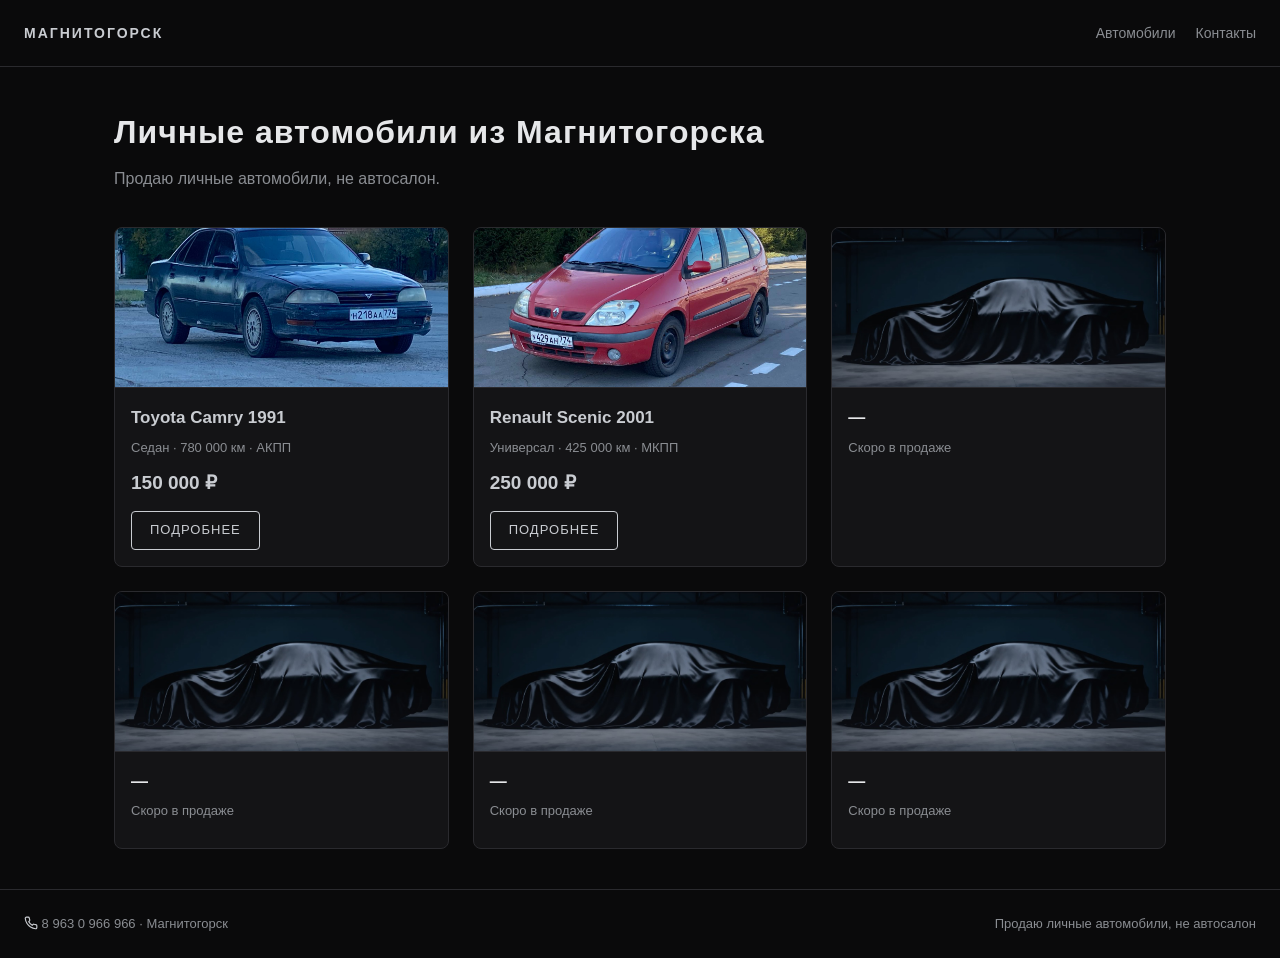
<file: index.html>
<!DOCTYPE html>
<html lang="ru">
<head>
<meta charset="utf-8">
<meta name="viewport" content="width=device-width, initial-scale=1">
<title>Личные автомобили из Магнитогорска — edohod.ru</title>
<meta name="description" content="Частная продажа личных автомобилей в Магнитогорске: Toyota Camry 1991 — 150 000 ₽ и Renault Scenic 2001 — 250 000 ₽. Не автосалон. Прямая связь с продавцом по телефону 8 963 0 966 966.">
<meta property="og:title" content="Личные автомобили из Магнитогорска">
<meta property="og:description" content="Частная продажа: Toyota Camry 1991 и Renault Scenic 2001. Не автосалон.">
<meta property="og:url" content="https://edohod.ru/">
<meta property="og:type" content="website">
<meta property="og:locale" content="ru_RU">
<script data-goatcounter="https://edohod.goatcounter.com/count"
        async src="//gc.zgo.at/count.js"></script>  
<link rel="stylesheet" href="/style.css">

</head>
<body>
<header><div class="logo"</span>МАГНИТОГОРСК</div>
<nav><a href="/">Автомобили</a><a href="/contacts.html">Контакты</a></nav></header>
<div class="wrap">
<h1>Личные автомобили из Магнитогорска</h1>
<p class="sub">Продаю личные автомобили, не автосалон.</p>
<div class="grid">
  <div class="card"><a href="/cars/toyota-camry-1991.html"><div class="ph"><img src="/img/camry/camry-23.jpg" alt="Toyota Camry 1991" style="width:100%;height:100%;object-fit:cover"></div>
    <div class="info"><h3>Toyota Camry 1991</h3><div class="meta">Седан · 780 000 км · АКПП</div><div class="price">150 000 ₽</div><span class="btn">Подробнее</span></div></a></div>
  <div class="card"><a href="/cars/renault-scenic-2001.html"><div class="ph"><img src="/img/scenic/scenic-7.jpg" alt="Renault Scenic 2001" style="width:100%;height:100%;object-fit:cover"></div>
    <div class="info"><h3>Renault Scenic 2001</h3><div class="meta">Универсал · 425 000 км · МКПП</div><div class="price">250 000 ₽</div><span class="btn">Подробнее</span></div></a></div>
  <div class="card"><div class="ph"><img src="/img/covered.jpg" alt="Автомобиль под чёрной накидкой — скоро в продаже" style="width:100%;height:100%;object-fit:cover"></div>
    <div class="info"><h3>—</h3><div class="meta">Скоро в продаже</div></div></div><div class="card"><div class="ph"><img src="/img/covered.jpg" alt="Автомобиль под чёрной накидкой — скоро в продаже" style="width:100%;height:100%;object-fit:cover"></div>
    <div class="info"><h3>—</h3><div class="meta">Скоро в продаже</div></div></div><div class="card"><div class="ph"><img src="/img/covered.jpg" alt="Автомобиль под чёрной накидкой — скоро в продаже" style="width:100%;height:100%;object-fit:cover"></div>
    <div class="info"><h3>—</h3><div class="meta">Скоро в продаже</div></div></div><div class="card"><div class="ph"><img src="/img/covered.jpg" alt="Автомобиль под чёрной накидкой — скоро в продаже" style="width:100%;height:100%;object-fit:cover"></div>
    <div class="info"><h3>—</h3><div class="meta">Скоро в продаже</div></div></div>
</div></div>

<footer>
  <div><svg width="14" height="14" viewBox="0 0 24 24" fill="none" stroke="#c9ccd1" stroke-width="2" style="vertical-align:-2px"><path d="M22 16.9v3a2 2 0 0 1-2.2 2 19.8 19.8 0 0 1-8.6-3 19.5 19.5 0 0 1-6-6 19.8 19.8 0 0 1-3-8.7A2 2 0 0 1 4.1 2h3a2 2 0 0 1 2 1.7c.1 1 .4 2 .7 2.8a2 2 0 0 1-.5 2.1L8.1 9.9a16 16 0 0 0 6 6l1.3-1.3a2 2 0 0 1 2.1-.4c.9.3 1.9.5 2.8.7a2 2 0 0 1 1.7 2z"/></svg> 8 963 0 966 966 · Магнитогорск</div>
  <div>Продаю личные автомобили, не автосалон</div>
</footer>

</body></html>
</file>
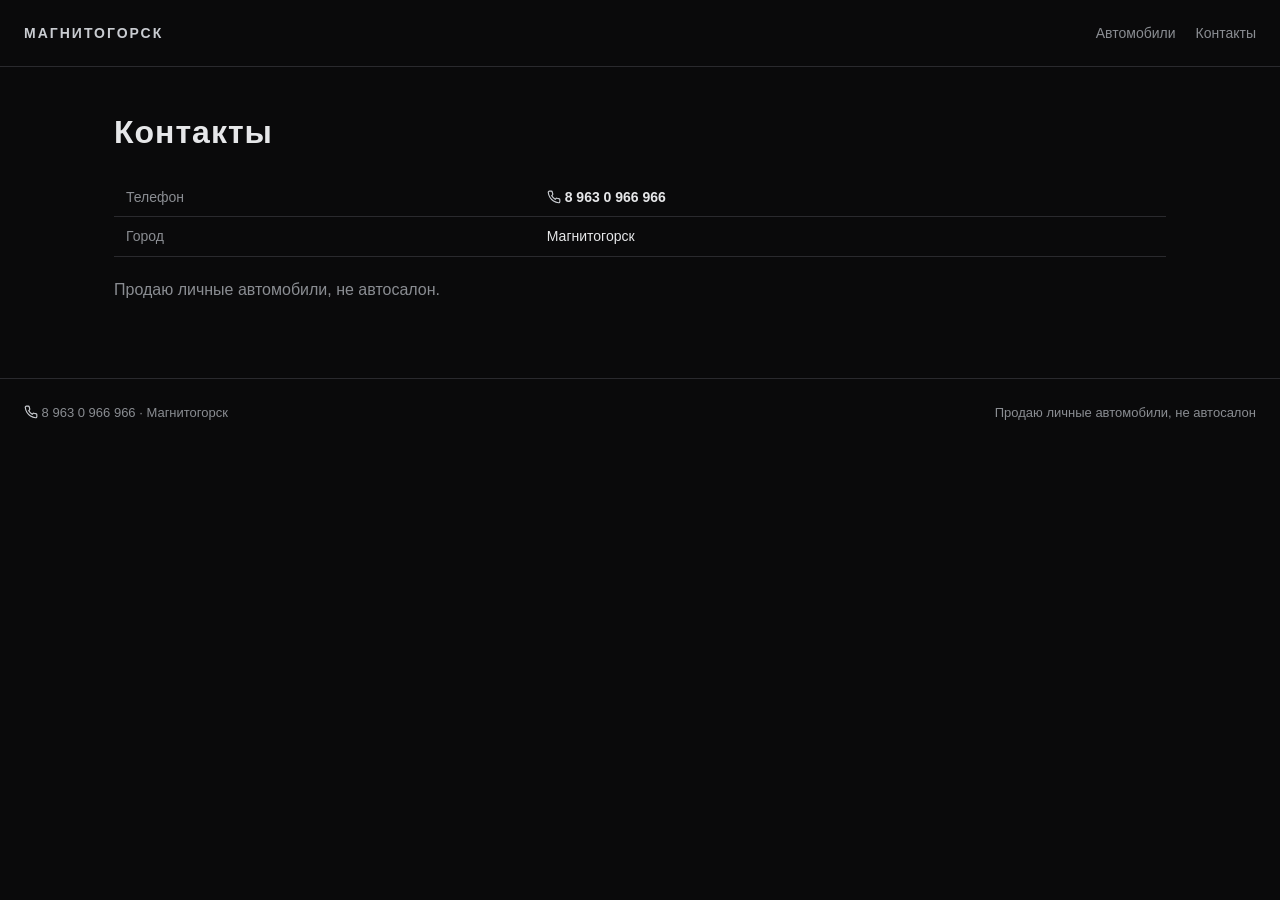
<file: contacts.html>
<!DOCTYPE html>
<html lang="ru">
<head>
<meta charset="utf-8">
<meta name="viewport" content="width=device-width, initial-scale=1">
<title>Контакты — edohod.ru</title>
<meta name="description" content="Контакты для связи по автомобилям из Магнитогорска. Телефон 8 963 0 966 966. Частная продажа личных автомобилей, не автосалон.">
<link rel="stylesheet" href="/style.css">

</head>
<body>
<header><div class="logo"</span>МАГНИТОГОРСК</div>
<nav><a href="/">Автомобили</a><a href="/contacts.html">Контакты</a></nav></header>
<div class="wrap">
<h1>Контакты</h1>
<table>
<tr><td>Телефон</td><td><b><svg width="14" height="14" viewBox="0 0 24 24" fill="none" stroke="#c9ccd1" stroke-width="2" style="vertical-align:-2px"><path d="M22 16.9v3a2 2 0 0 1-2.2 2 19.8 19.8 0 0 1-8.6-3 19.5 19.5 0 0 1-6-6 19.8 19.8 0 0 1-3-8.7A2 2 0 0 1 4.1 2h3a2 2 0 0 1 2 1.7c.1 1 .4 2 .7 2.8a2 2 0 0 1-.5 2.1L8.1 9.9a16 16 0 0 0 6 6l1.3-1.3a2 2 0 0 1 2.1-.4c.9.3 1.9.5 2.8.7a2 2 0 0 1 1.7 2z"/></svg> 8 963 0 966 966</b></td></tr>
<tr><td>Город</td><td>Магнитогорск</td></tr>
</table>
<p class="sub">Продаю личные автомобили, не автосалон.</p></div>

<footer>
  <div><svg width="14" height="14" viewBox="0 0 24 24" fill="none" stroke="#c9ccd1" stroke-width="2" style="vertical-align:-2px"><path d="M22 16.9v3a2 2 0 0 1-2.2 2 19.8 19.8 0 0 1-8.6-3 19.5 19.5 0 0 1-6-6 19.8 19.8 0 0 1-3-8.7A2 2 0 0 1 4.1 2h3a2 2 0 0 1 2 1.7c.1 1 .4 2 .7 2.8a2 2 0 0 1-.5 2.1L8.1 9.9a16 16 0 0 0 6 6l1.3-1.3a2 2 0 0 1 2.1-.4c.9.3 1.9.5 2.8.7a2 2 0 0 1 1.7 2z"/></svg> 8 963 0 966 966 · Магнитогорск</div>
  <div>Продаю личные автомобили, не автосалон</div>
</footer>

</body></html>
</file>
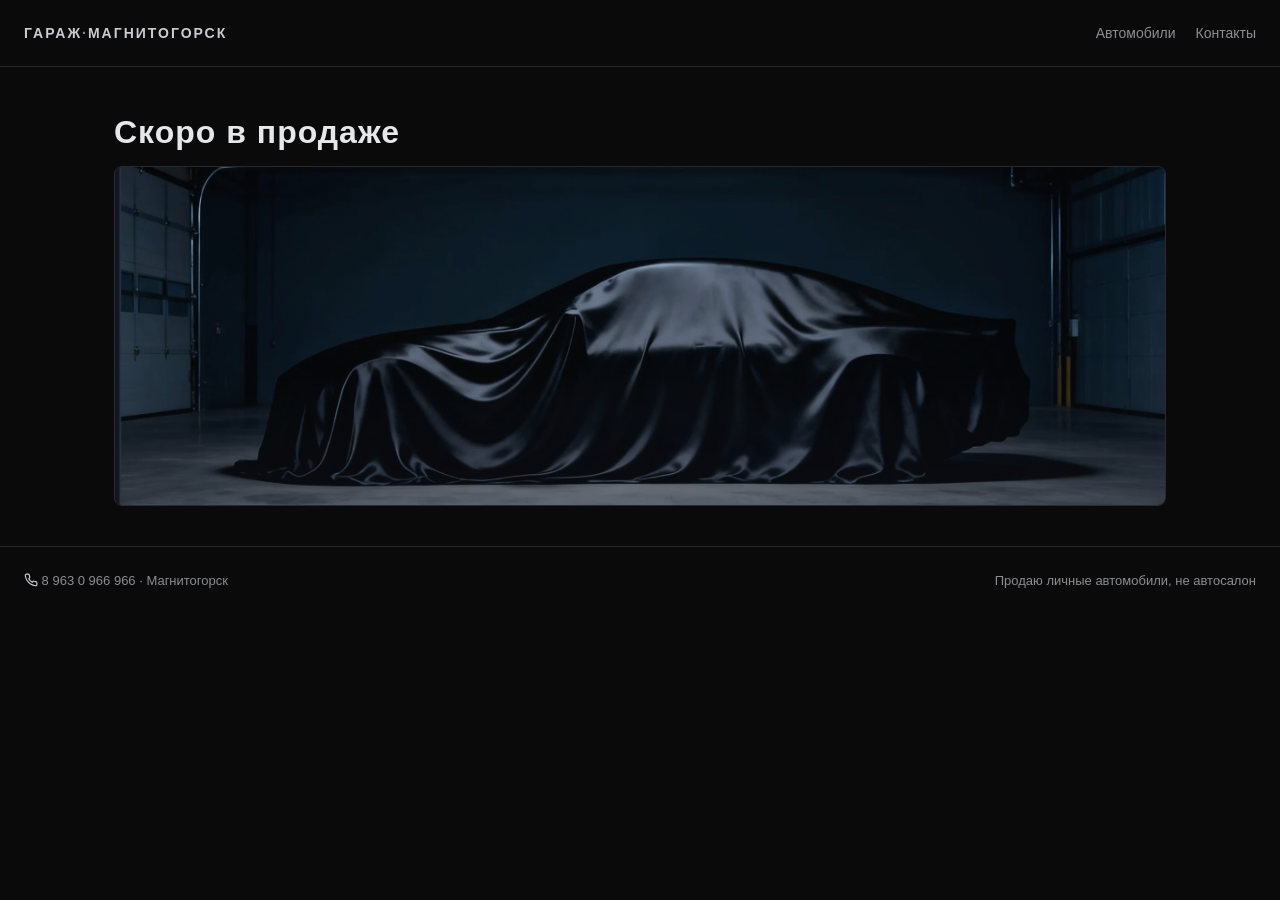
<file: soon.html>
<!DOCTYPE html>
<html lang="ru">
<head>
<meta charset="utf-8">
<meta name="viewport" content="width=device-width, initial-scale=1">
<title>Скоро — edohod.ru</title>
<meta name="description" content="Скоро в продаже новые автомобили из Магнитогорска. Следите за обновлениями.">
<link rel="stylesheet" href="/style.css">

</head>
<body>
<header><div class="logo">ГАРАЖ<span>·</span>МАГНИТОГОРСК</div>
<nav><a href="/">Автомобили</a><a href="/contacts.html">Контакты</a></nav></header>
<div class="wrap">
<h1>Скоро в продаже</h1>
<div class="soon-ph" style="padding:0;overflow:hidden"><img src="/img/covered.jpg" alt="Автомобиль под чёрной накидкой" style="width:100%;height:100%;object-fit:cover;opacity:.9"></div></div>

<footer>
  <div><svg width="14" height="14" viewBox="0 0 24 24" fill="none" stroke="#c9ccd1" stroke-width="2" style="vertical-align:-2px"><path d="M22 16.9v3a2 2 0 0 1-2.2 2 19.8 19.8 0 0 1-8.6-3 19.5 19.5 0 0 1-6-6 19.8 19.8 0 0 1-3-8.7A2 2 0 0 1 4.1 2h3a2 2 0 0 1 2 1.7c.1 1 .4 2 .7 2.8a2 2 0 0 1-.5 2.1L8.1 9.9a16 16 0 0 0 6 6l1.3-1.3a2 2 0 0 1 2.1-.4c.9.3 1.9.5 2.8.7a2 2 0 0 1 1.7 2z"/></svg> 8 963 0 966 966 · Магнитогорск</div>
  <div>Продаю личные автомобили, не автосалон</div>
</footer>

</body></html>
</file>
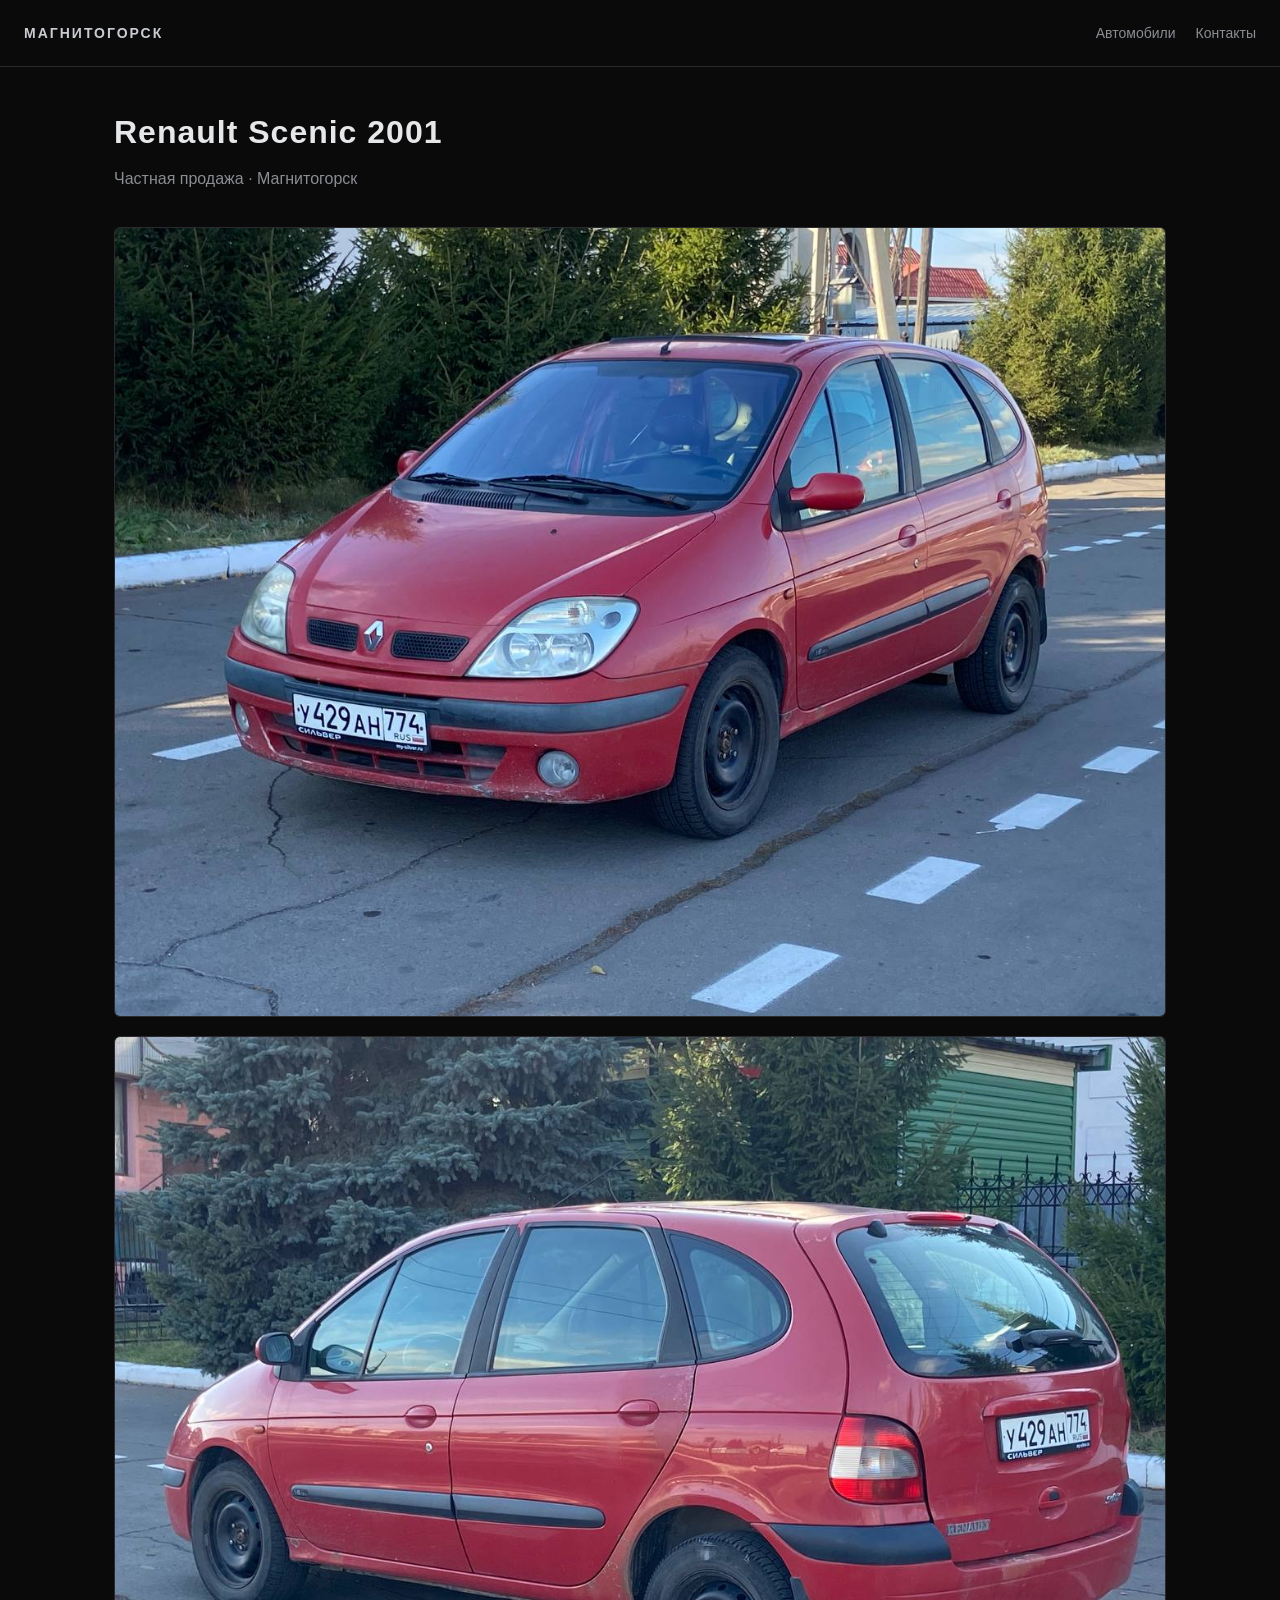
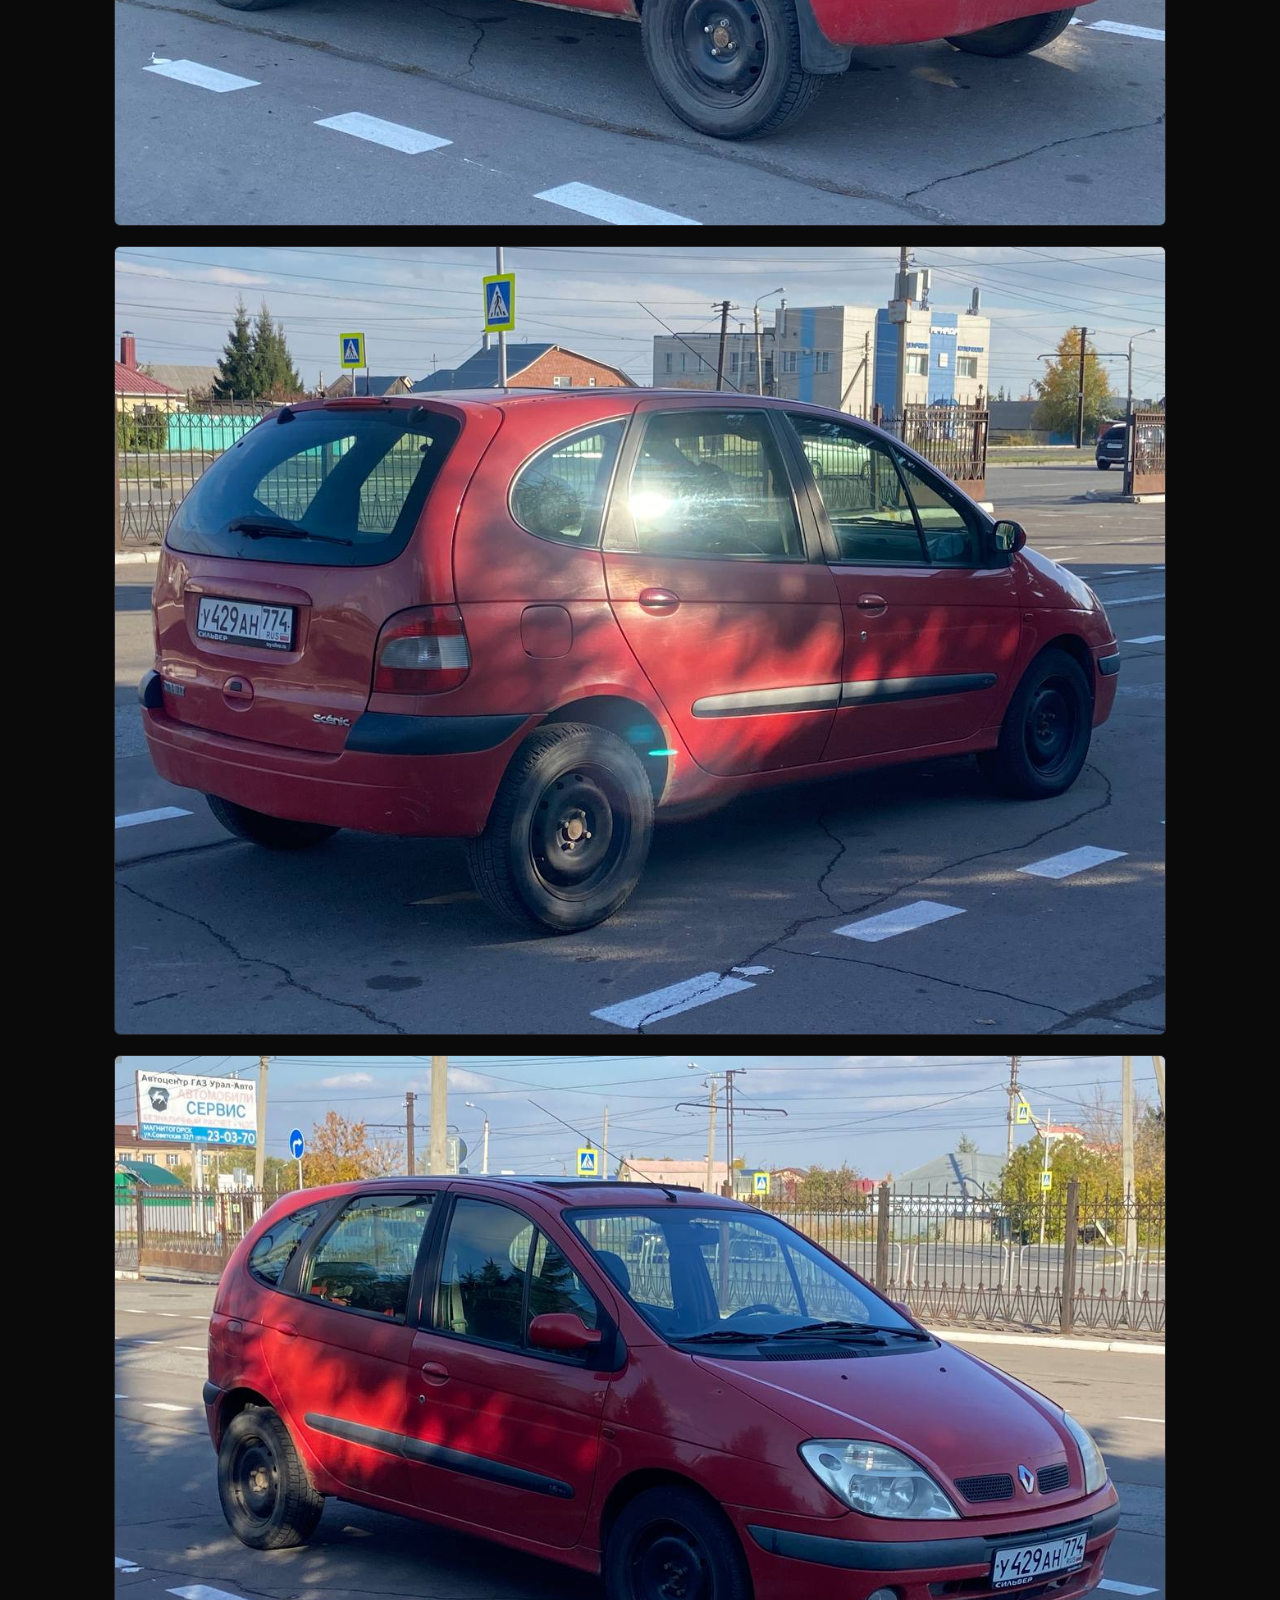
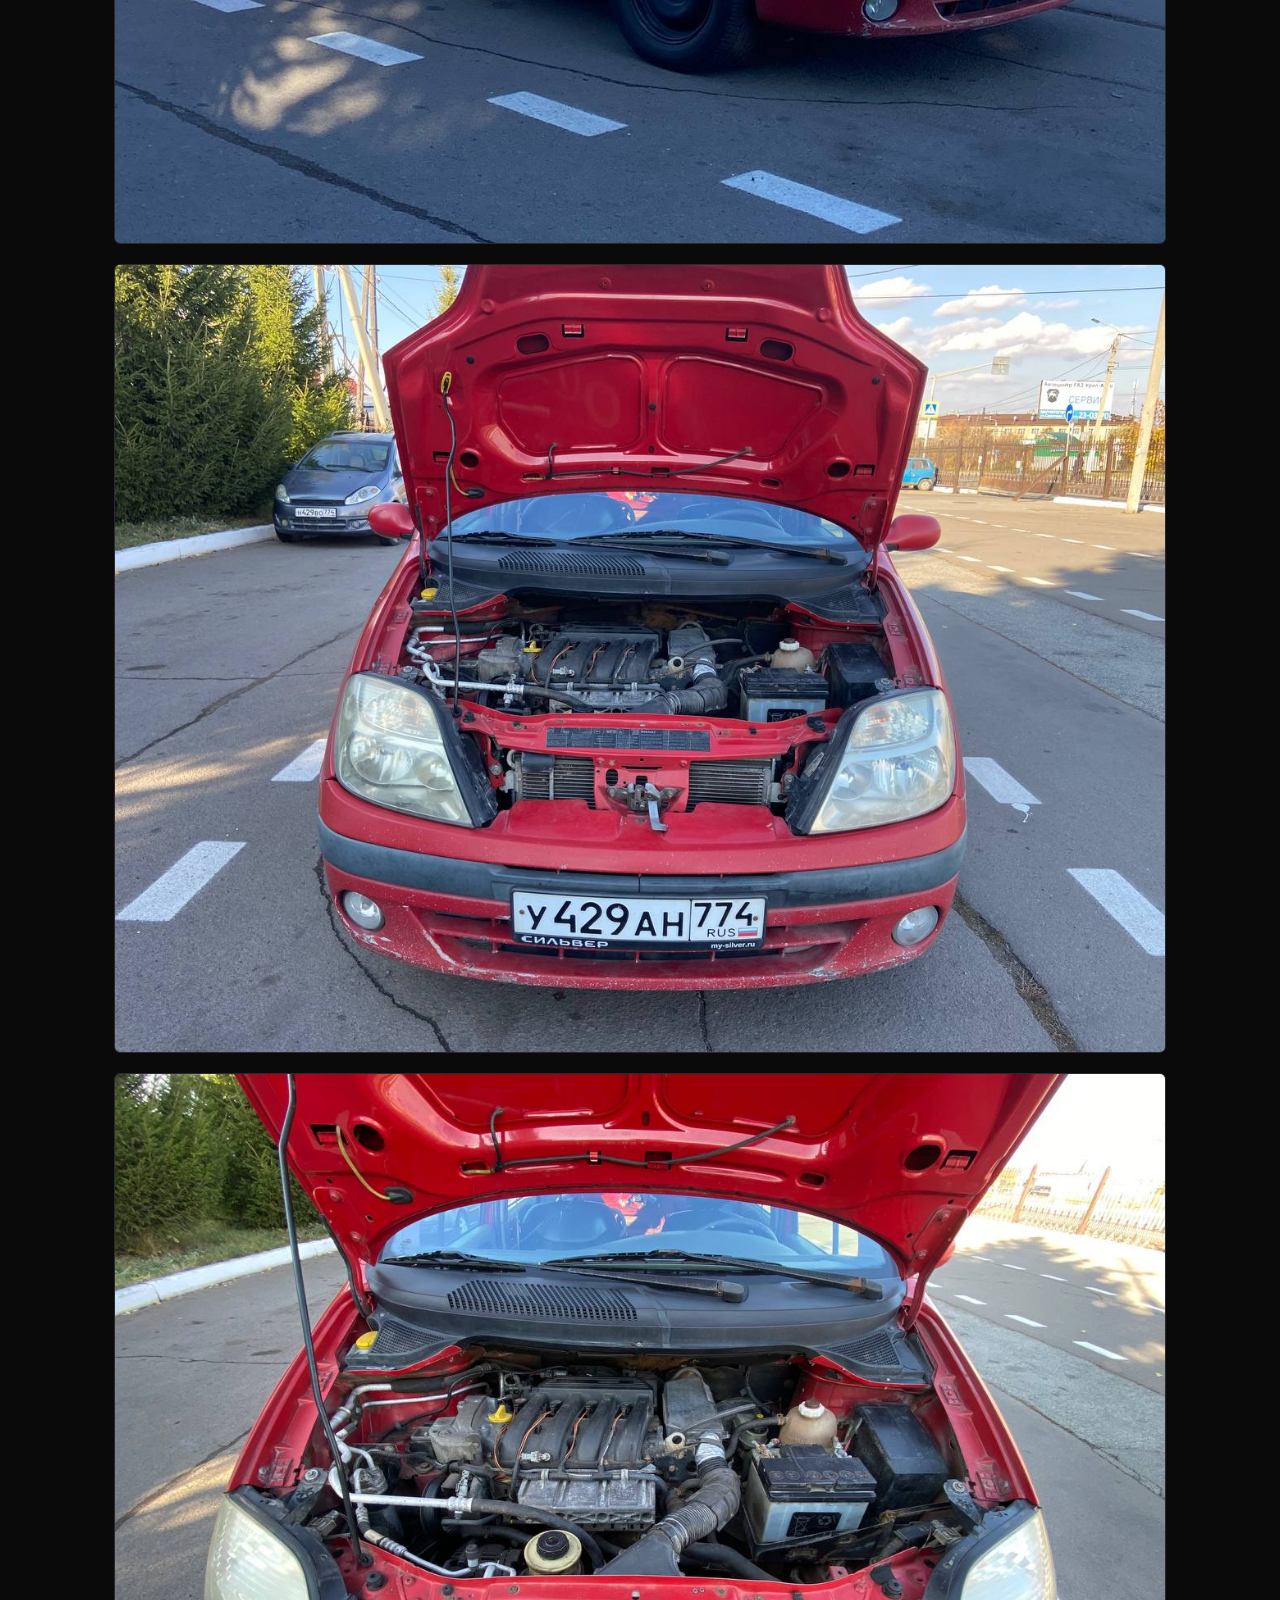
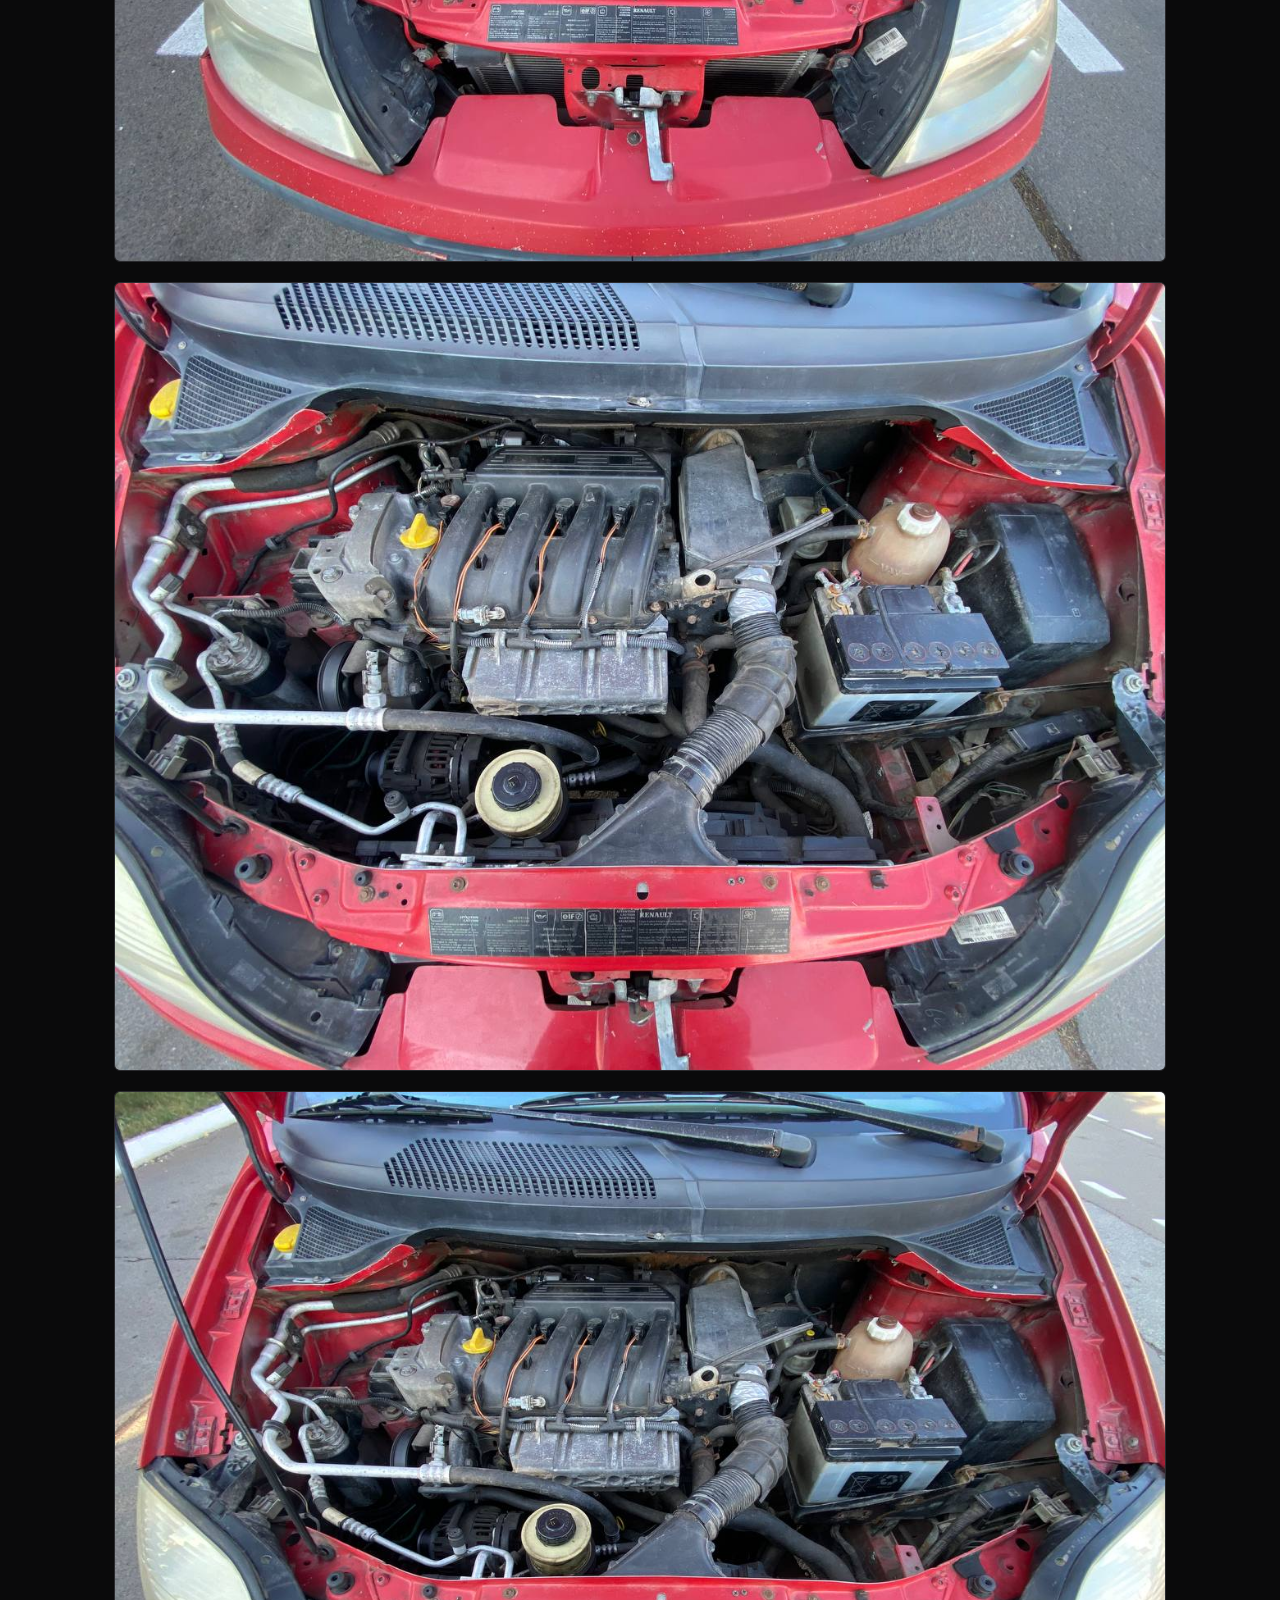
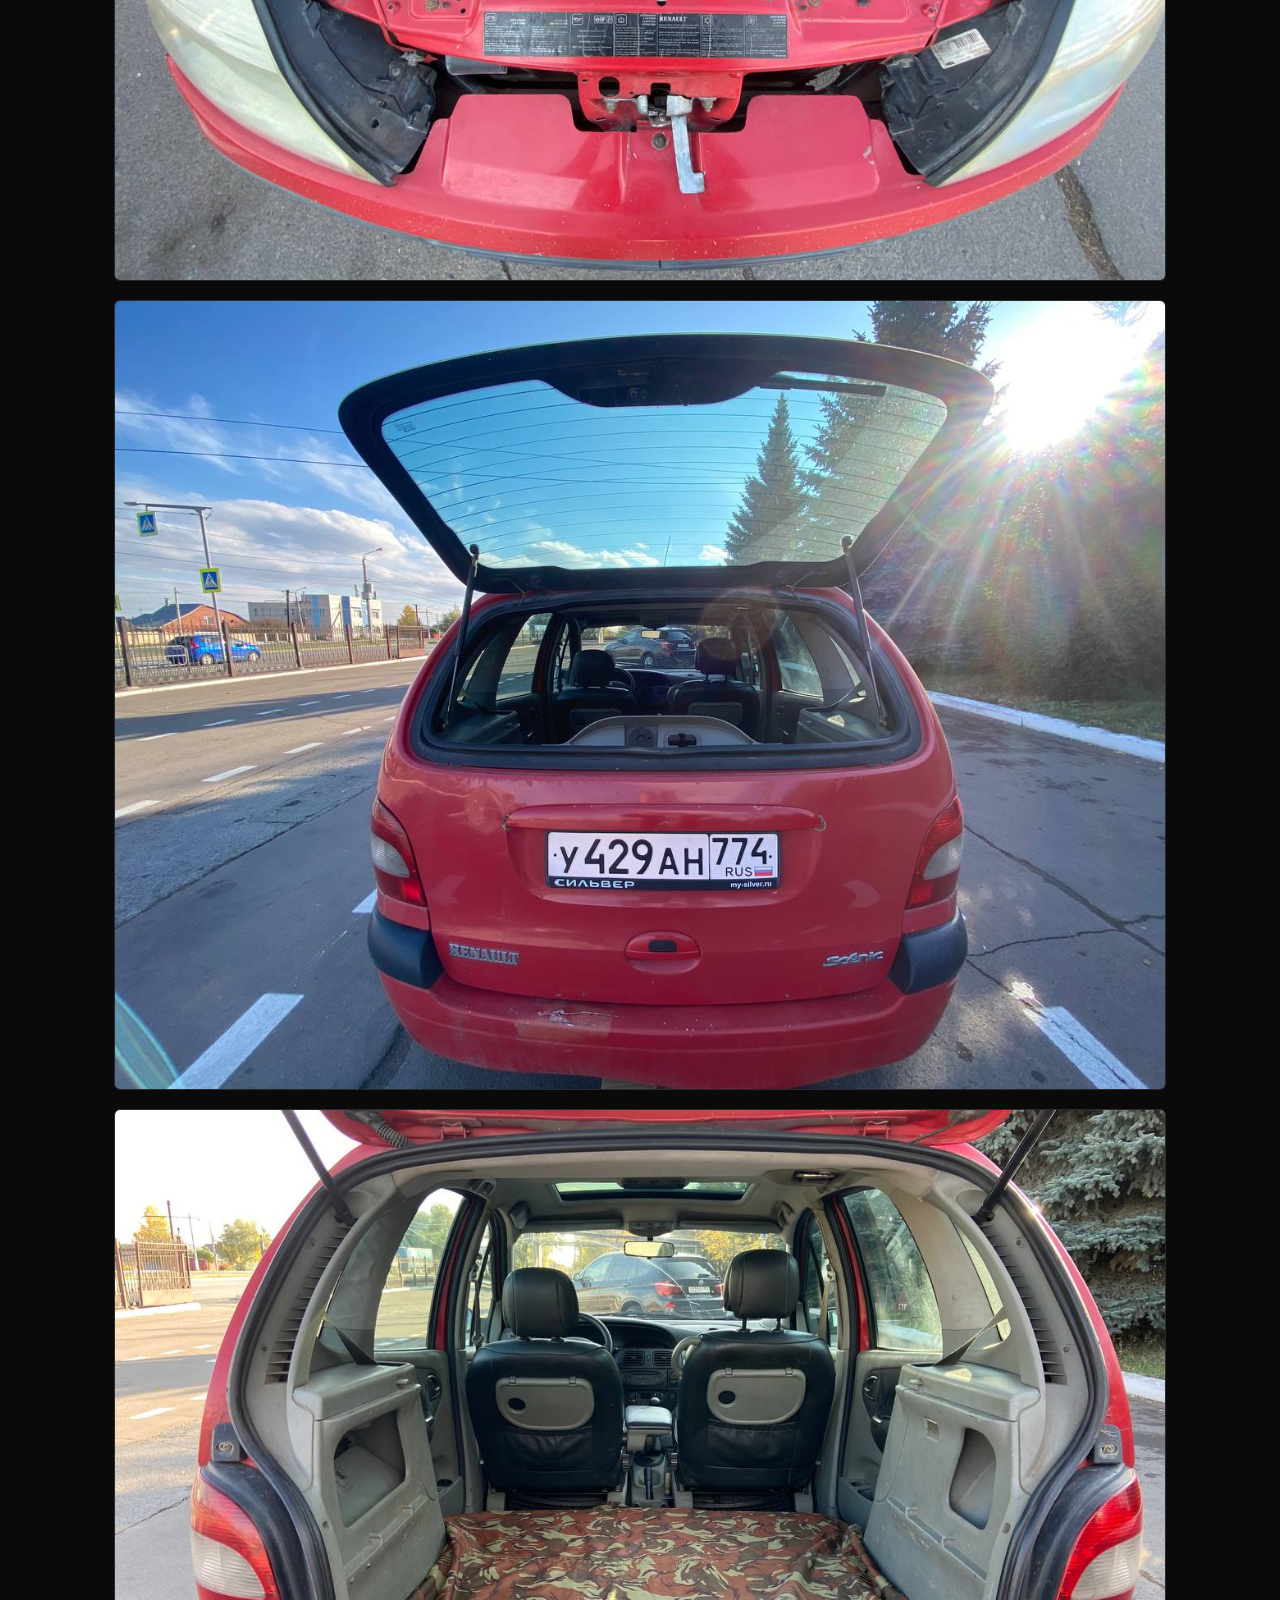
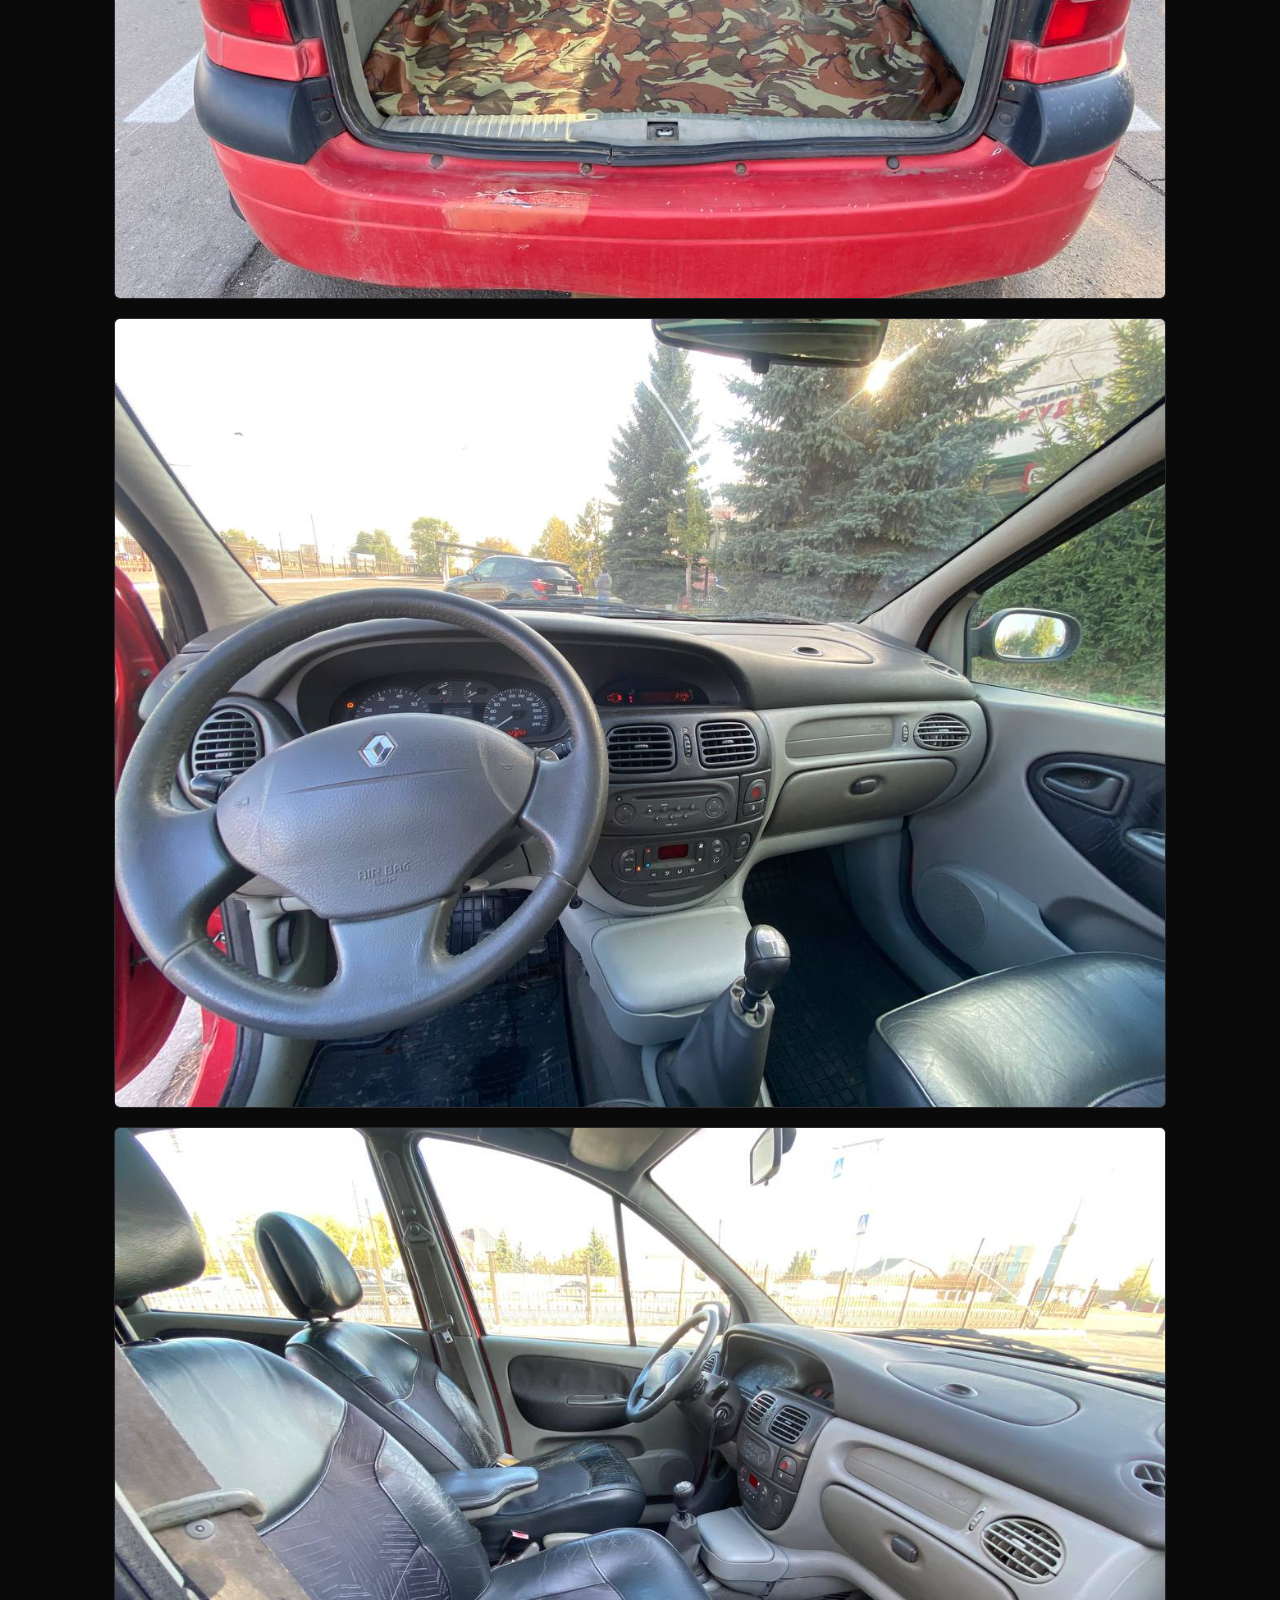
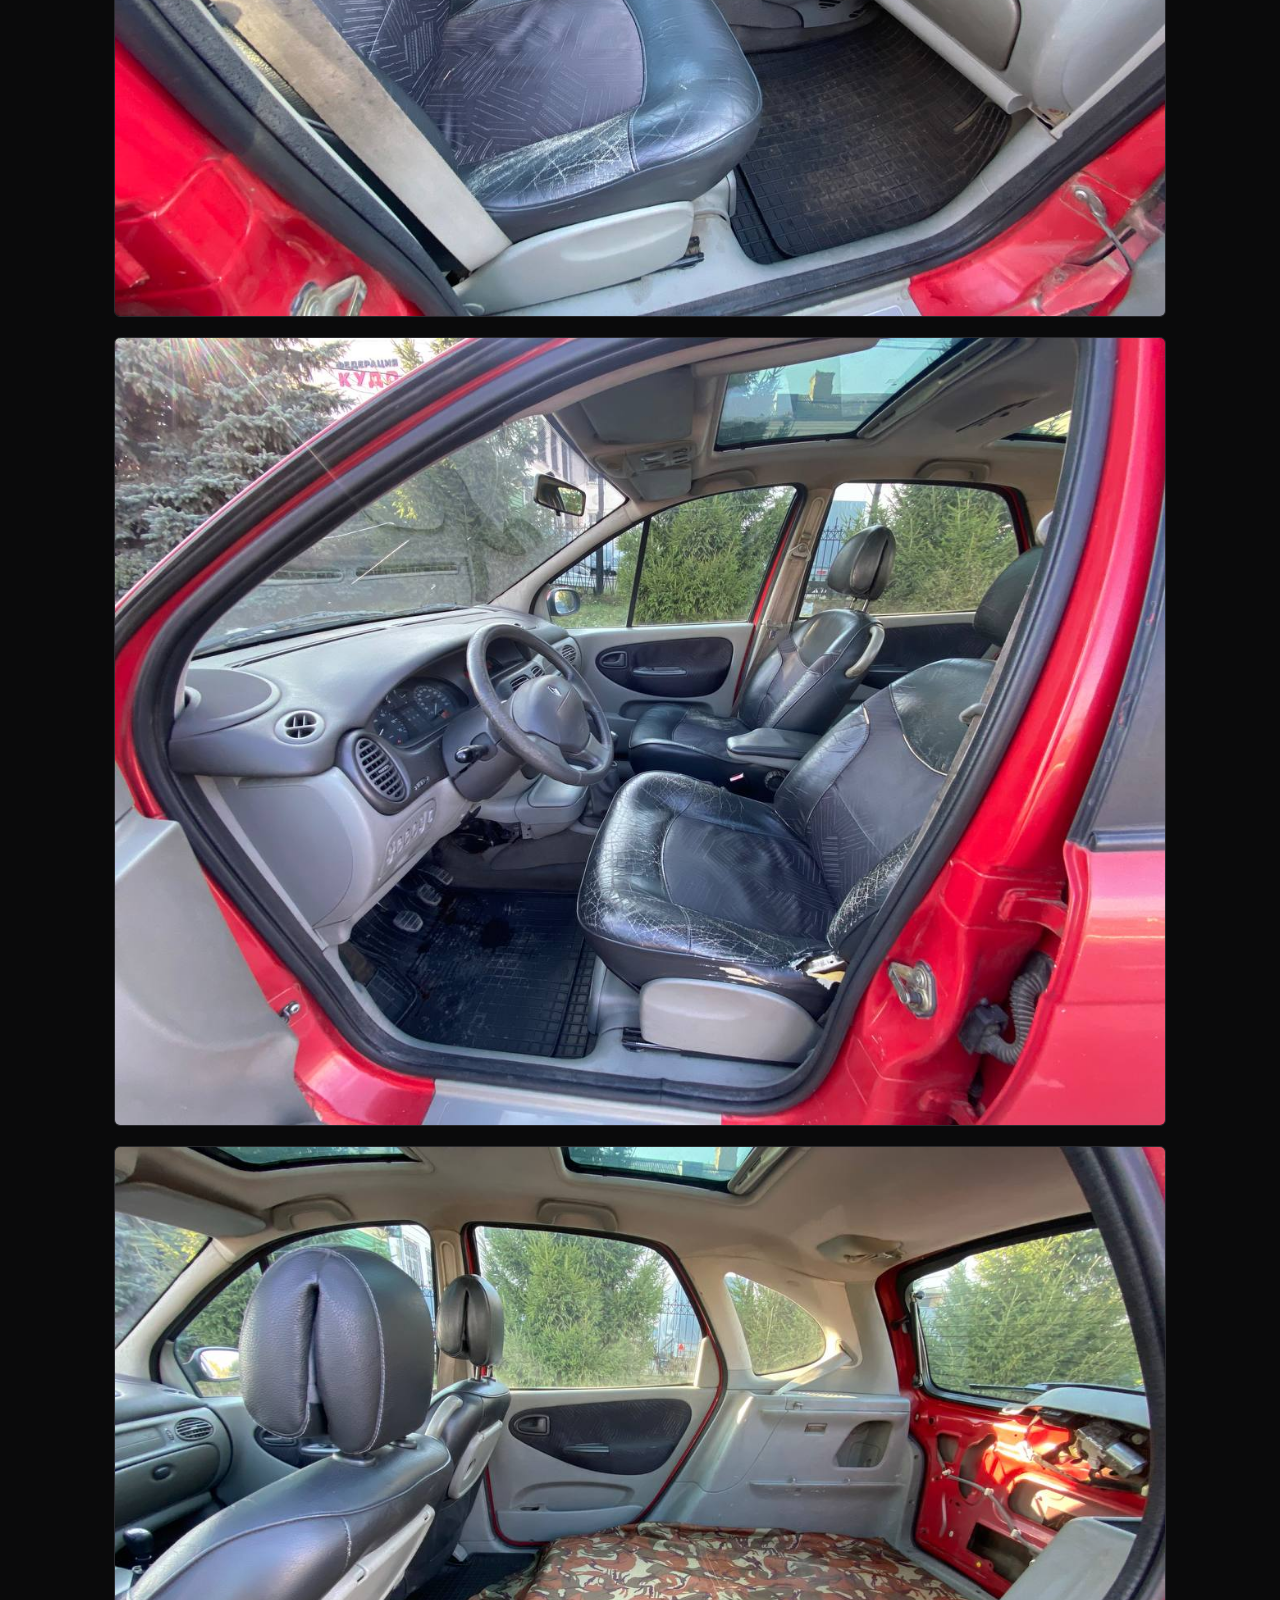
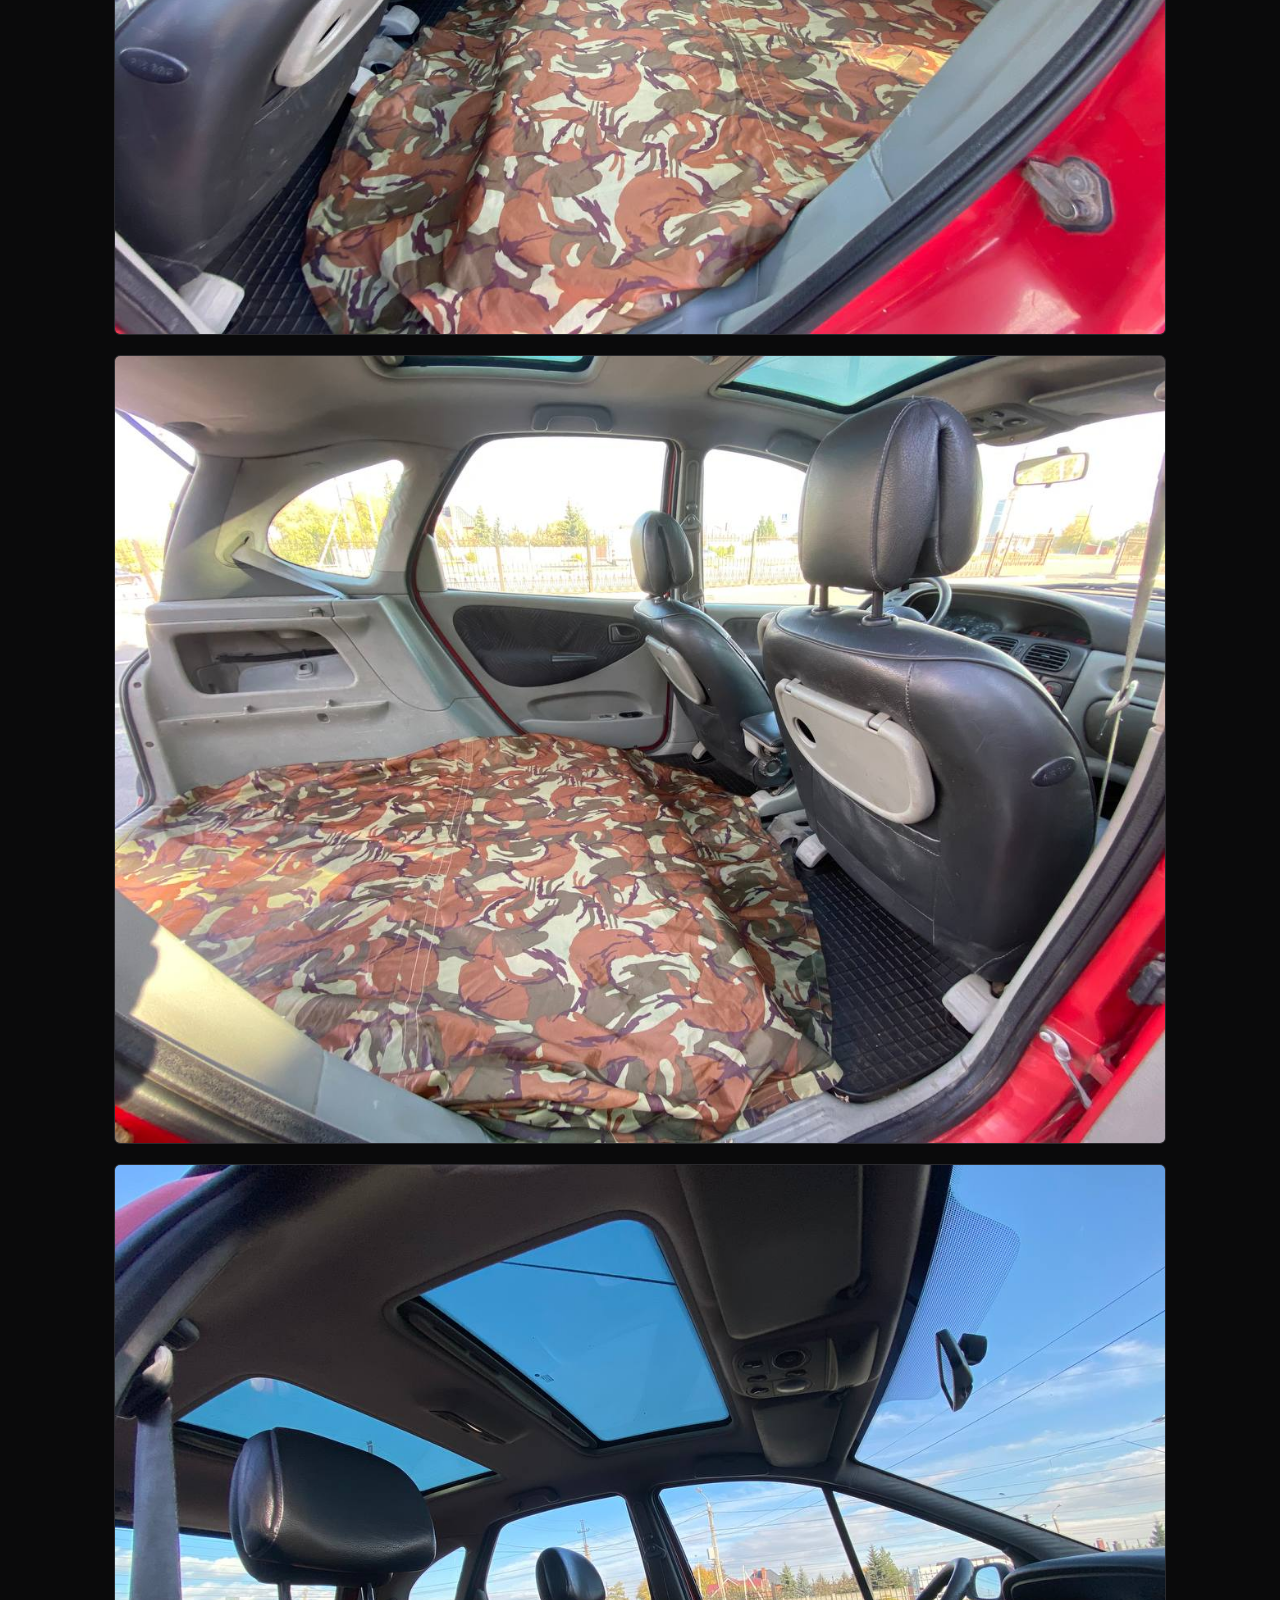
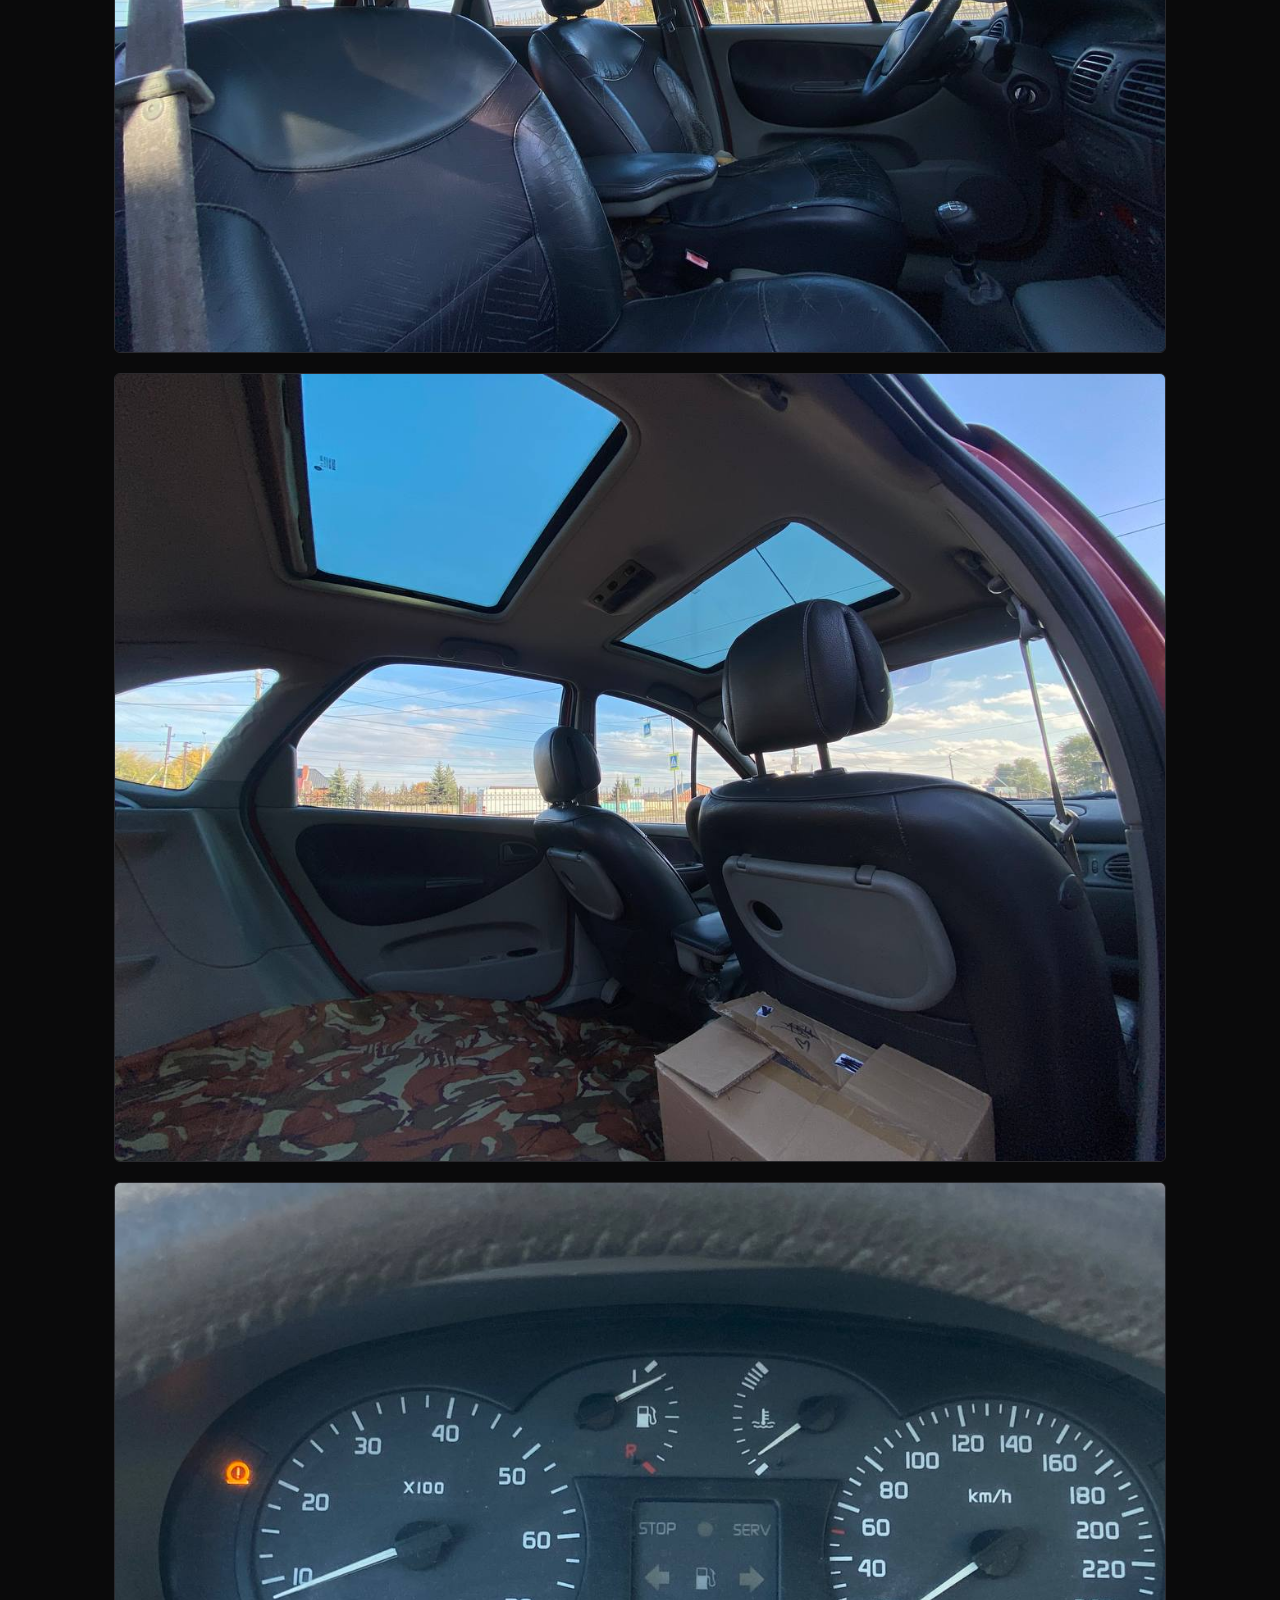
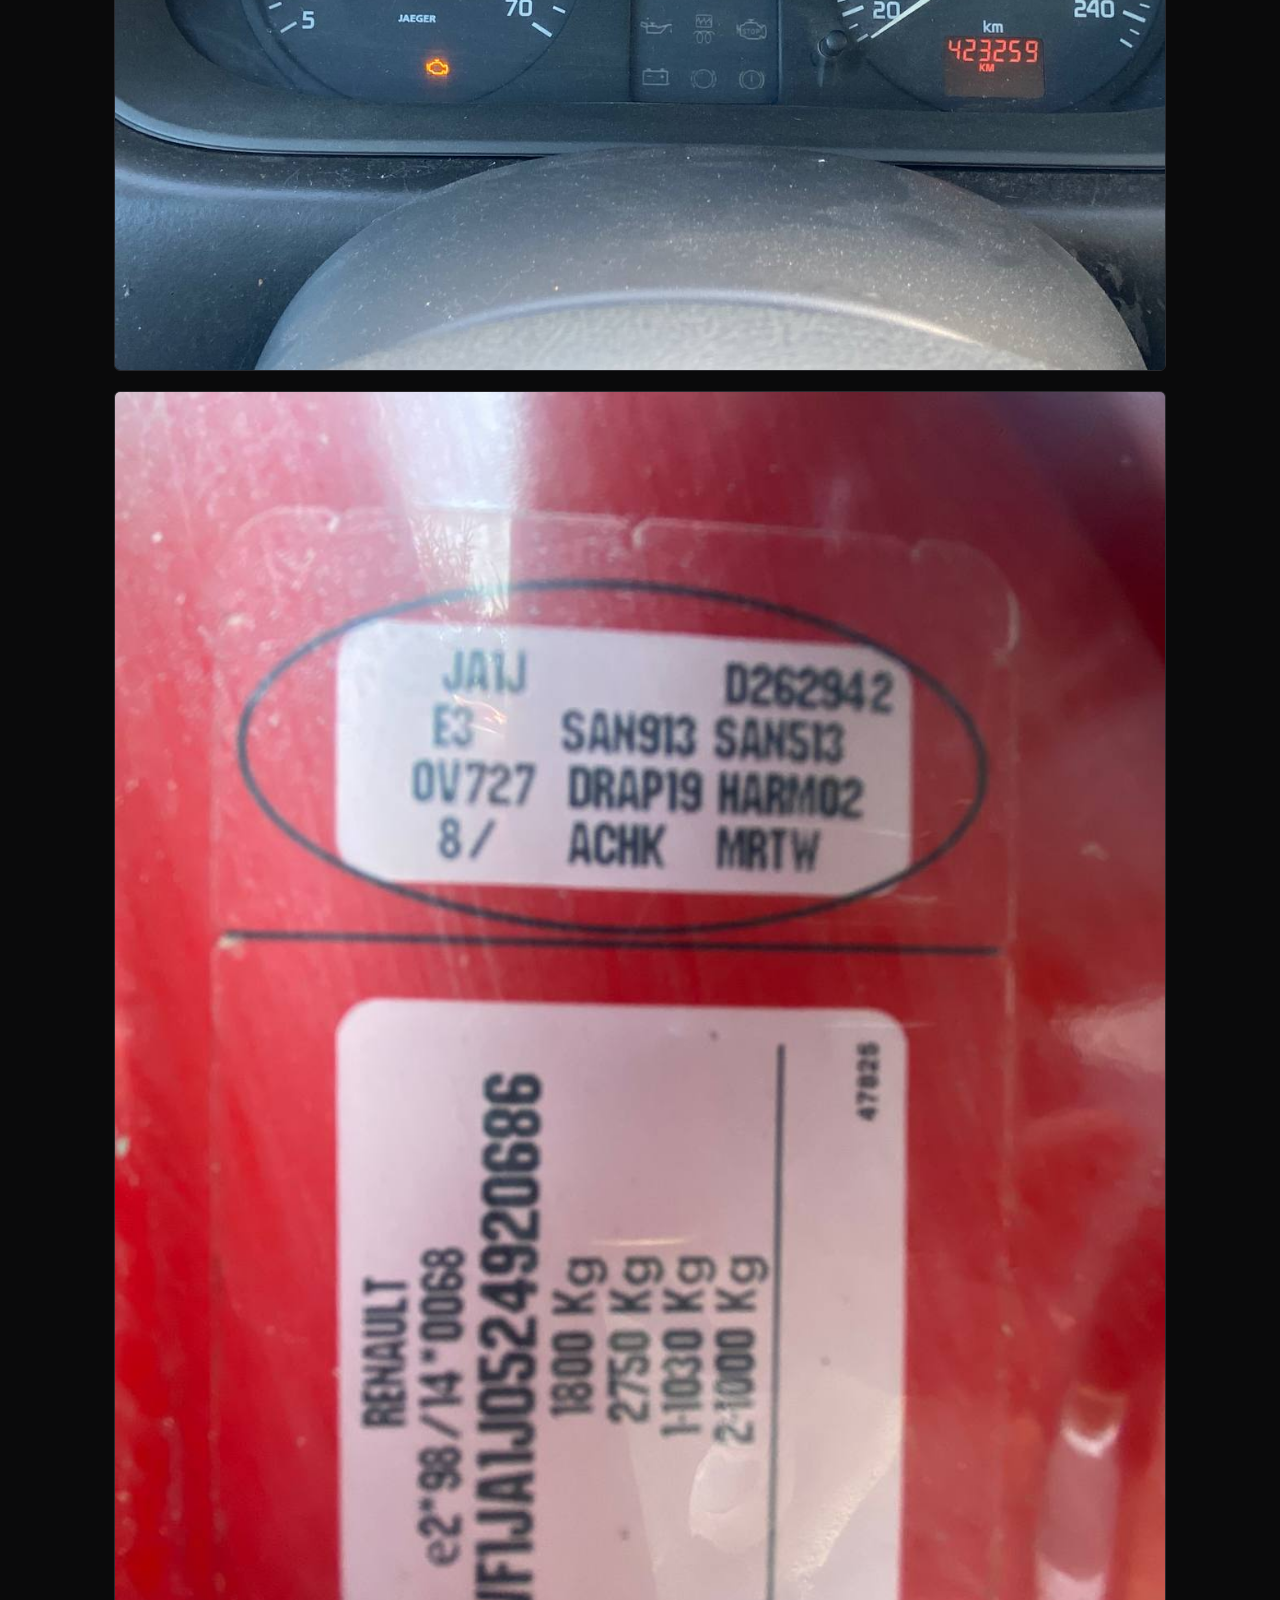
<file: cars/renault-scenic-2001.html>
<!DOCTYPE html>
<html lang="ru">
<head>
<meta charset="utf-8">
<meta name="viewport" content="width=device-width, initial-scale=1">
<title>Renault Scenic 2001 — Магнитогорск, 250 000 ₽</title>
<meta name="description" content="Renault Scenic 2001, 425 000 км, МКПП, 250 000 ₽. Частная продажа в Магнитогорске. Подвеска перебрана, сервисная книжка, вложения не требуются. Не автосалон.">
<meta property="og:title" content="Renault Scenic 2001 — 250 000 ₽, Магнитогорск">
<meta property="og:description" content="Частная продажа. 425 000 км, МКПП, подвеска перебрана, сервисная книжка.">
<meta property="og:image" content="https://edohod.ru/img/scenic/scenic-7.jpg">
<meta property="og:url" content="https://edohod.ru/cars/renault-scenic-2001.html">
<meta property="og:type" content="website">
<meta property="og:locale" content="ru_RU">
<link rel="stylesheet" href="/style.css">
<script type="application/ld+json">{"@context": "https://schema.org", "@type": "Car", "url": "https://edohod.ru/cars/renault-scenic-2001.html", "name": "Renault Scenic 2001", "vehicleModelDate": "2001", "mileageFromOdometer": {"@type": "QuantitativeValue", "value": 425000, "unitCode": "KMT"}, "offers": {"@type": "Offer", "price": 250000, "priceCurrency": "RUB", "availability": "InStock"}, "bodyType": "Универсал", "fuelType": "Бензин", "vehicleTransmission": "Механика", "color": "Красный", "itemCondition": "https://schema.org/UsedCondition", "numberOfPreviousOwners": 4, "vehicleIdentificationNumber": "VF1JA1J0524920686", "image": ["https://edohod.ru/img/scenic/scenic-7.jpg"]}</script>
</head>
<body>
<header><div class="logo"</span>МАГНИТОГОРСК</div>
<nav><a href="/">Автомобили</a><a href="/contacts.html">Контакты</a></nav></header>
<div class="wrap">
<h1>Renault Scenic 2001</h1>
<p class="sub">Частная продажа · Магнитогорск</p>
<img src="/img/scenic/scenic-7.jpg" alt="Renault Scenic 2001 — фото 7" style="width:100%;border:1px solid var(--line);border-radius:6px;margin-bottom:12px"><img src="/img/scenic/scenic-6.jpg" alt="Renault Scenic 2001 — фото 6" style="width:100%;border:1px solid var(--line);border-radius:6px;margin-bottom:12px"><img src="/img/scenic/scenic-5.jpg" alt="Renault Scenic 2001 — фото 5" style="width:100%;border:1px solid var(--line);border-radius:6px;margin-bottom:12px"><img src="/img/scenic/scenic-4.jpg" alt="Renault Scenic 2001 — фото 4" style="width:100%;border:1px solid var(--line);border-radius:6px;margin-bottom:12px"><img src="/img/scenic/scenic-8.jpg" alt="Renault Scenic 2001 — фото 8" style="width:100%;border:1px solid var(--line);border-radius:6px;margin-bottom:12px"><img src="/img/scenic/scenic-9.jpg" alt="Renault Scenic 2001 — фото 9" style="width:100%;border:1px solid var(--line);border-radius:6px;margin-bottom:12px"><img src="/img/scenic/scenic-10.jpg" alt="Renault Scenic 2001 — фото 10" style="width:100%;border:1px solid var(--line);border-radius:6px;margin-bottom:12px"><img src="/img/scenic/scenic-11.jpg" alt="Renault Scenic 2001 — фото 11" style="width:100%;border:1px solid var(--line);border-radius:6px;margin-bottom:12px"><img src="/img/scenic/scenic-12.jpg" alt="Renault Scenic 2001 — фото 12" style="width:100%;border:1px solid var(--line);border-radius:6px;margin-bottom:12px"><img src="/img/scenic/scenic-17.jpg" alt="Renault Scenic 2001 — фото 17" style="width:100%;border:1px solid var(--line);border-radius:6px;margin-bottom:12px"><img src="/img/scenic/scenic-18.jpg" alt="Renault Scenic 2001 — фото 18" style="width:100%;border:1px solid var(--line);border-radius:6px;margin-bottom:12px"><img src="/img/scenic/scenic-16.jpg" alt="Renault Scenic 2001 — фото 16" style="width:100%;border:1px solid var(--line);border-radius:6px;margin-bottom:12px"><img src="/img/scenic/scenic-13.jpg" alt="Renault Scenic 2001 — фото 13" style="width:100%;border:1px solid var(--line);border-radius:6px;margin-bottom:12px"><img src="/img/scenic/scenic-14.jpg" alt="Renault Scenic 2001 — фото 14" style="width:100%;border:1px solid var(--line);border-radius:6px;margin-bottom:12px"><img src="/img/scenic/scenic-15.jpg" alt="Renault Scenic 2001 — фото 15" style="width:100%;border:1px solid var(--line);border-radius:6px;margin-bottom:12px"><img src="/img/scenic/scenic-2.jpg" alt="Renault Scenic 2001 — фото 2" style="width:100%;border:1px solid var(--line);border-radius:6px;margin-bottom:12px"><img src="/img/scenic/scenic-3.jpg" alt="Renault Scenic 2001 — фото 3" style="width:100%;border:1px solid var(--line);border-radius:6px;margin-bottom:12px"><img src="/img/scenic/scenic-19.jpg" alt="Renault Scenic 2001 — фото 19" style="width:100%;border:1px solid var(--line);border-radius:6px;margin-bottom:12px"><img src="/img/scenic/scenic-1.jpg" alt="Renault Scenic 2001 — фото 1" style="width:100%;border:1px solid var(--line);border-radius:6px;margin-bottom:12px">
<table>
<tr><td>Госномер</td><td>У429АН774</td></tr>
<tr><td>VIN</td><td>VF1JA1J0524920686</td></tr>
<tr><td>Пробег</td><td>423 259 км</td></tr>
<tr><td>Цвет</td><td>красный</td></tr>
<tr><td>Тип</td><td>легковой универсал</td></tr>
<tr><td>Категория</td><td>B/M1</td></tr>
<tr><td>Экокласс</td><td>второй / 2</td></tr>
<tr><td>Масса</td><td>1330 кг снаряжённая / 1800 кг максимальная</td></tr>
<tr><td>Коробка</td><td>МКПП</td></tr>
<tr><td>Комплектация</td><td>полная</td></tr>
<tr><td>Цена</td><td><b>250 000 ₽</b></td></tr>
</table>
<h2>Состояние</h2>
<p>Двигатель в отличном состоянии. МКПП. Подвеска перебрана. Вложения не требуются.</p>
<h2>История</h2>
<p>Около 4 владельцев. ДТП не было. Есть сервисная книжка.</p>
<h2>Причина продажи</h2>
<p>Есть другой автомобиль.</p>
<div class="note">Цена указана за автомобиль целиком. Если вы готовы купить только часть автомобиля (например, колёса отдельно), цена может быть разбита между двумя покупателями: например, один покупает колёса за 5% от цены, второй — автомобиль без колёс за 95%.</div>
<h2>Частые вопросы</h2>
<div class="faq">
<details><summary>Как машина ведёт себя на трассе?</summary><p>Для авто с высоким кузовом — вполне достойно до 130 км/ч. Выше не пробовали. Для семейных поездок по области — оптимальный вариант.</p></details>
<details><summary>Реальный расход топлива в городе?</summary><p>Около 9–10 л на сотню зимой, 8 летом. На трассе — 6,5–7,5 л.</p></details>
<details><summary>Что ломается чаще всего?</summary><p>У Scenic первого поколения типичны: катушки зажигания, датчик положения дросселя, стойки стабилизатора, подшипники ступиц. Подвеска на этой машине уже перебрана.</p></details>
<details><summary>Сколько стоит обслуживание в год?</summary><p>Ориентировочно 2–3 тыс. ₽ в год с учётом возраста: масло, фильтры, колодки.</p></details>
<details><summary>Можно ли ехать в дальнее путешествие сразу после покупки?</summary><p>Да. Подвеска перебрана, двигатель в отличном состоянии — вложений не требуется.</p></details>
<details><summary>Где заднее сиденье?</summary><p>Салон трансформер. Задних сидений три штуки. Снимаются даже ребенком. Стоят у меня в коридоре. В комплекте есть еще задняя полка.</p></details>
</div>
<p style="margin-top:32px;color:var(--dim);font-size:14px">Вопросы по автомобилю — по телефону внизу траницы или на странице «Контакты».</p>
</div>

<footer>
  <div><svg width="14" height="14" viewBox="0 0 24 24" fill="none" stroke="#c9ccd1" stroke-width="2" style="vertical-align:-2px"><path d="M22 16.9v3a2 2 0 0 1-2.2 2 19.8 19.8 0 0 1-8.6-3 19.5 19.5 0 0 1-6-6 19.8 19.8 0 0 1-3-8.7A2 2 0 0 1 4.1 2h3a2 2 0 0 1 2 1.7c.1 1 .4 2 .7 2.8a2 2 0 0 1-.5 2.1L8.1 9.9a16 16 0 0 0 6 6l1.3-1.3a2 2 0 0 1 2.1-.4c.9.3 1.9.5 2.8.7a2 2 0 0 1 1.7 2z"/></svg> 8 963 0 966 966 · Магнитогорск</div>
  <div>Продаю личные автомобили, не автосалон</div>
</footer>

</body></html>
</file>
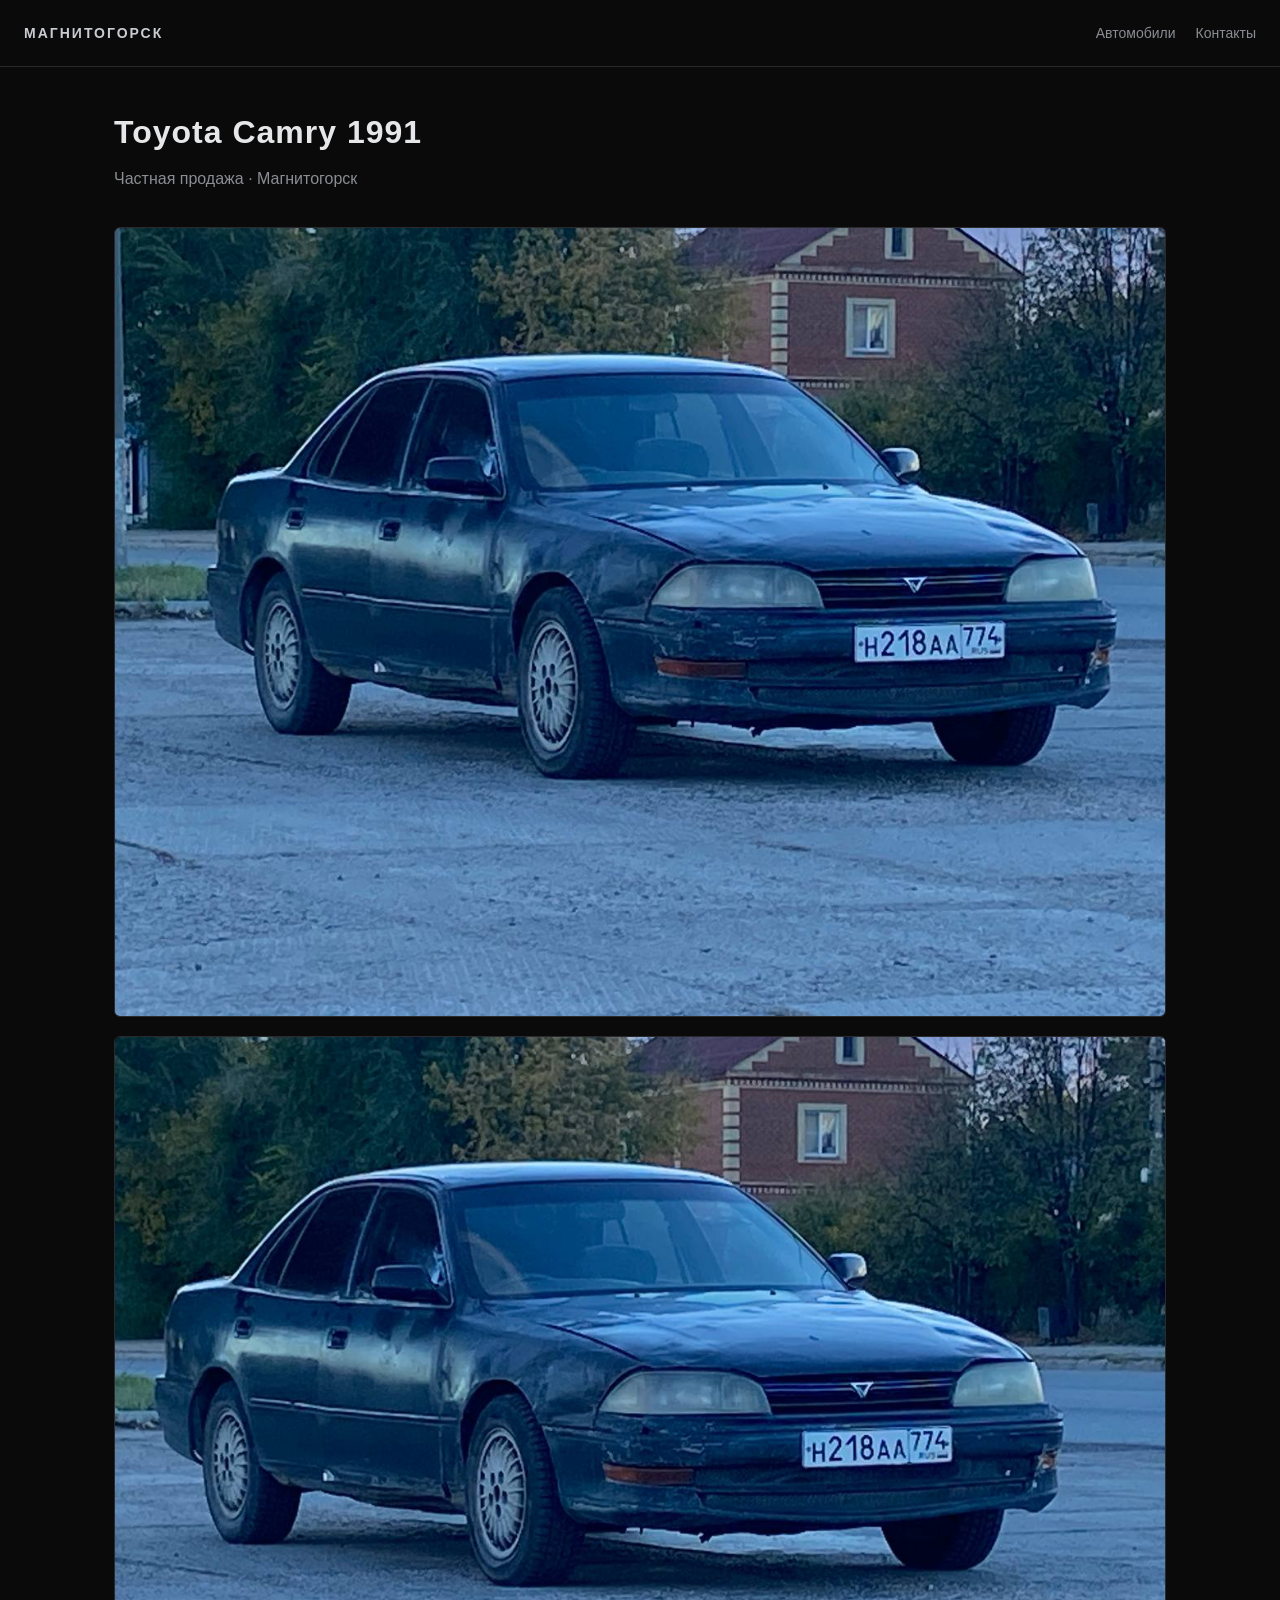
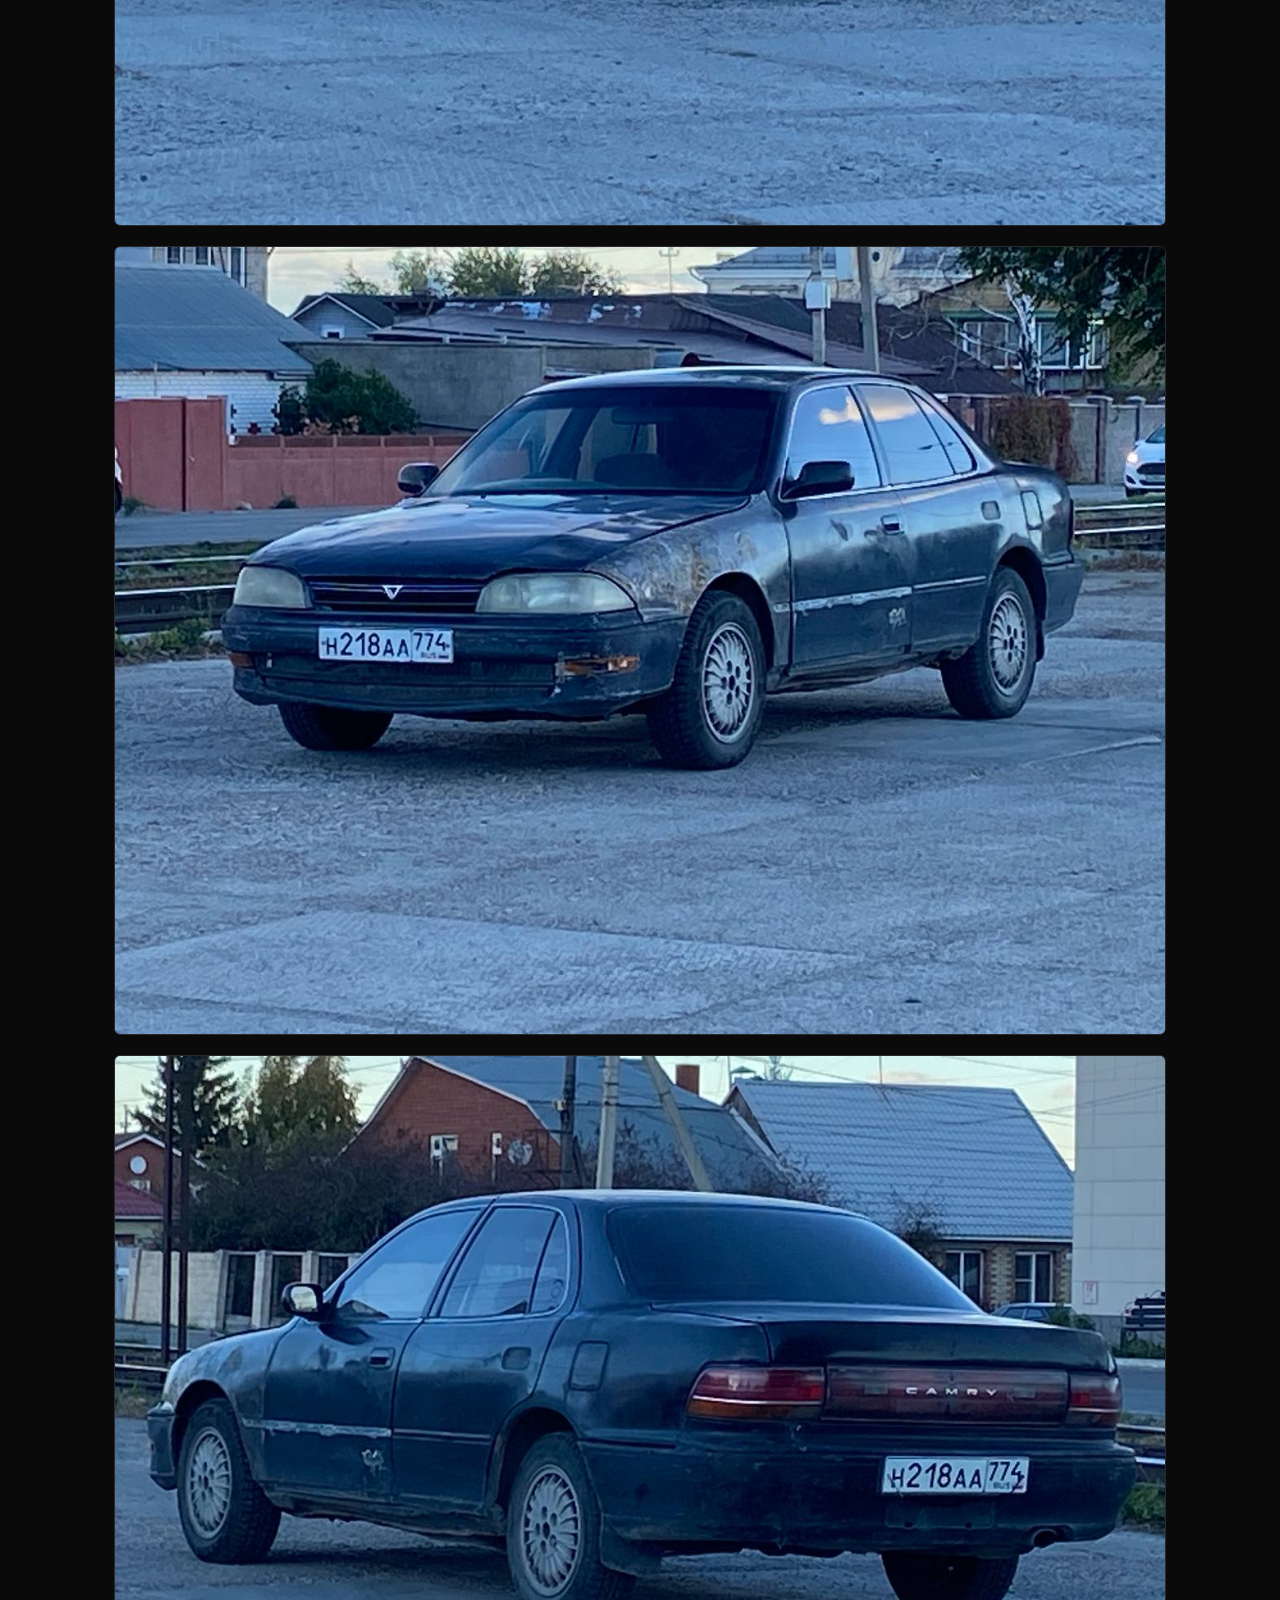
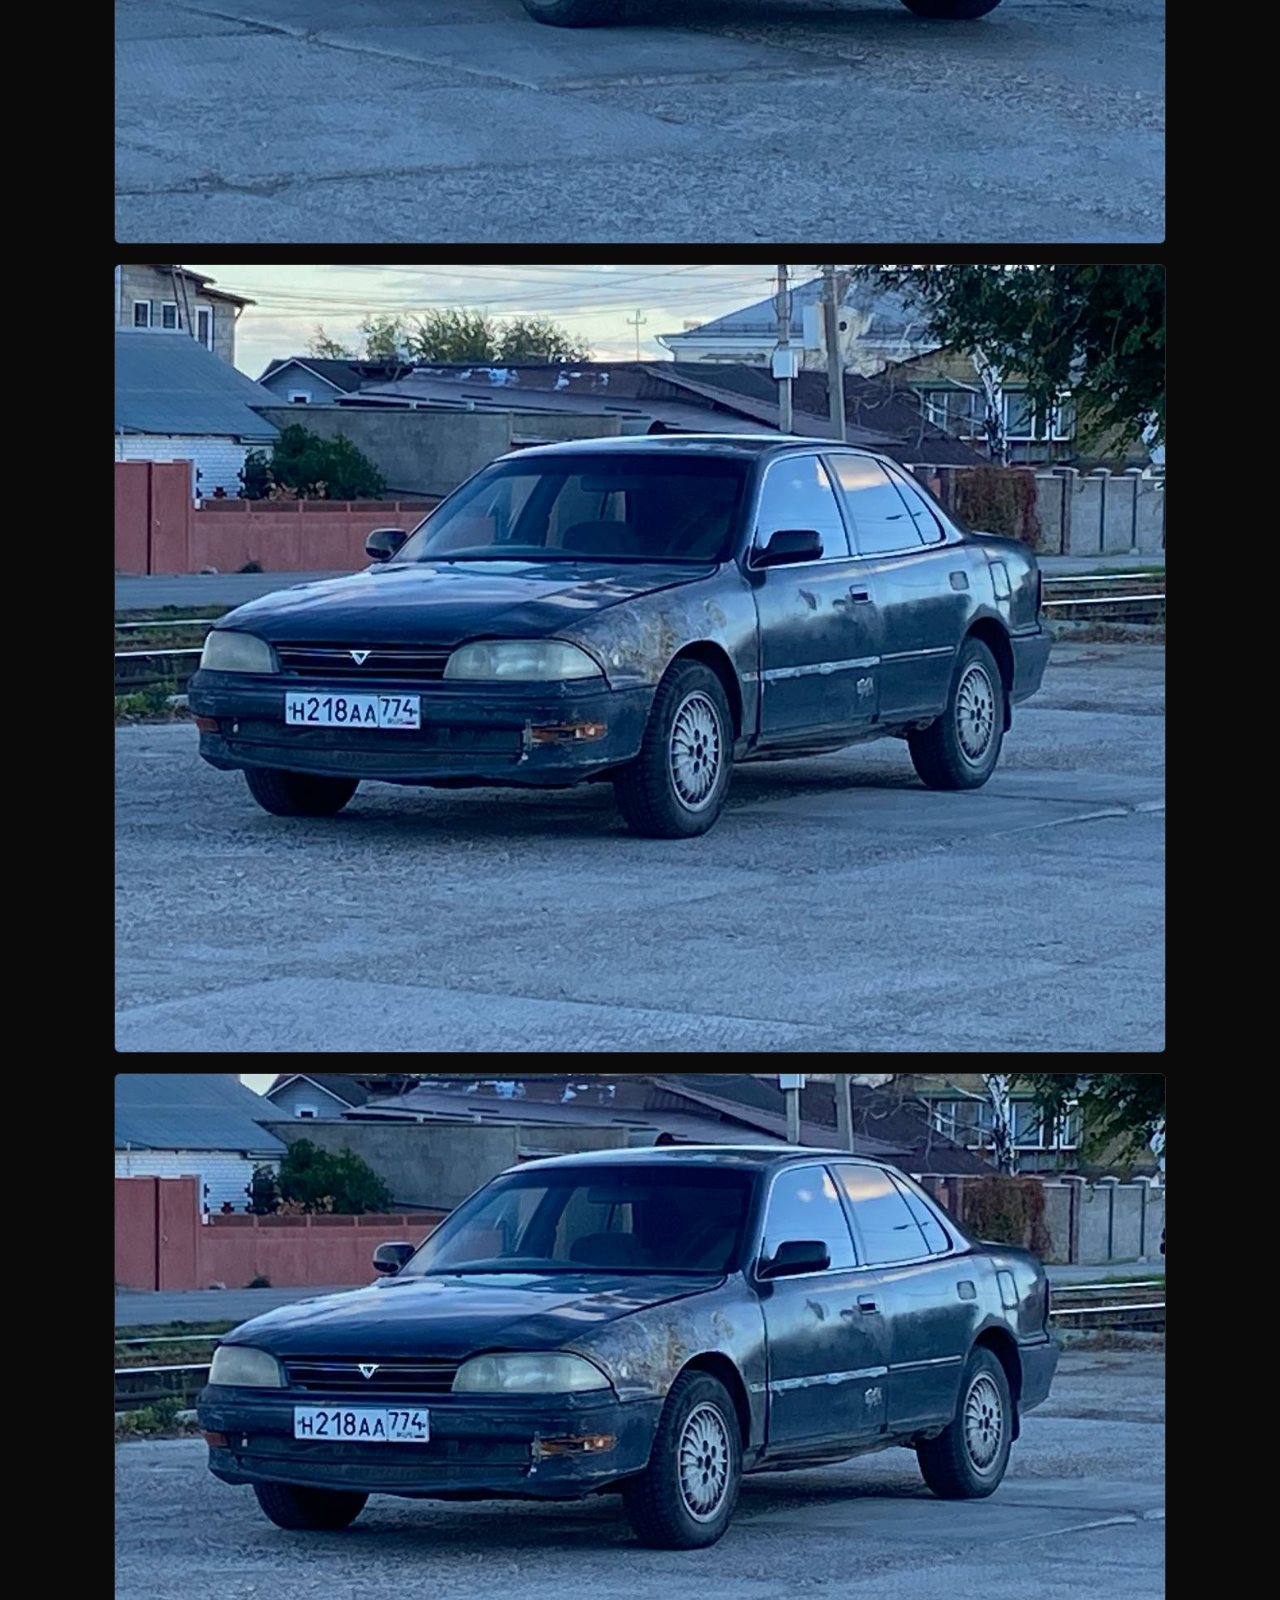
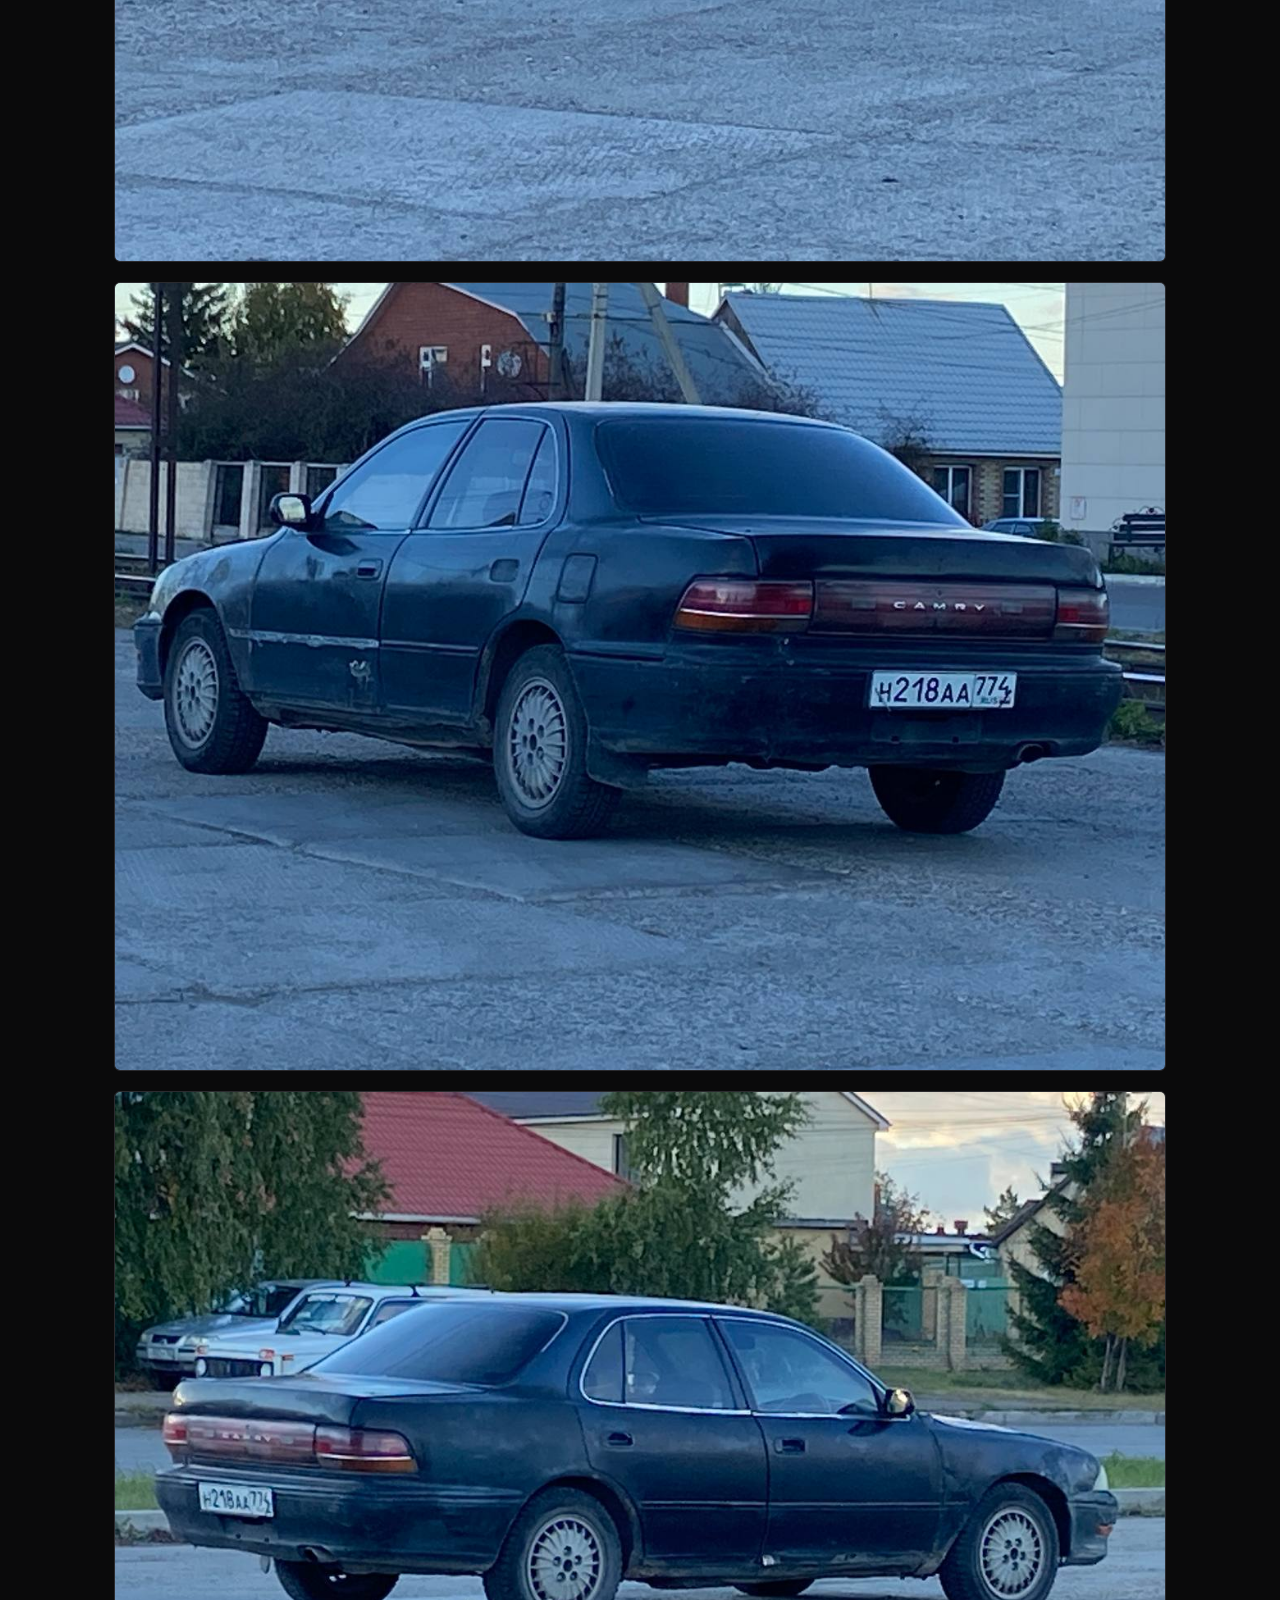
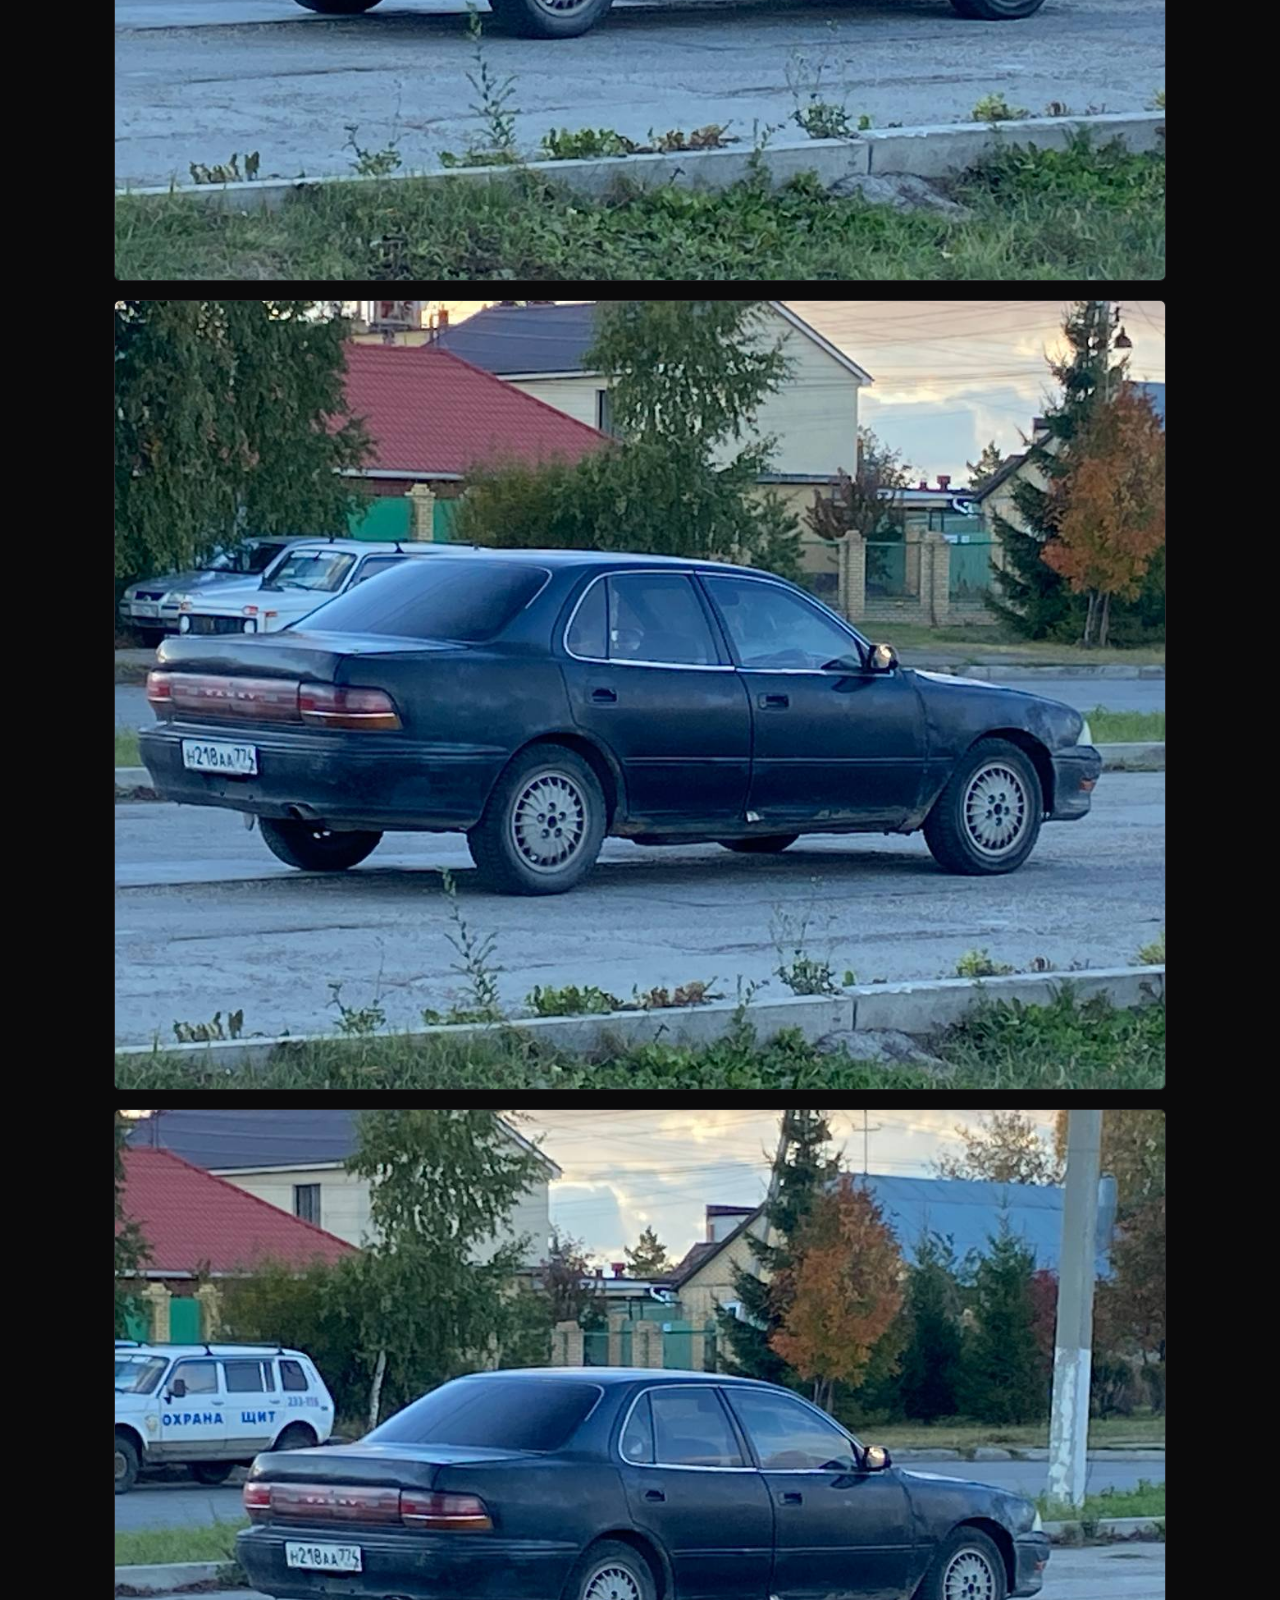
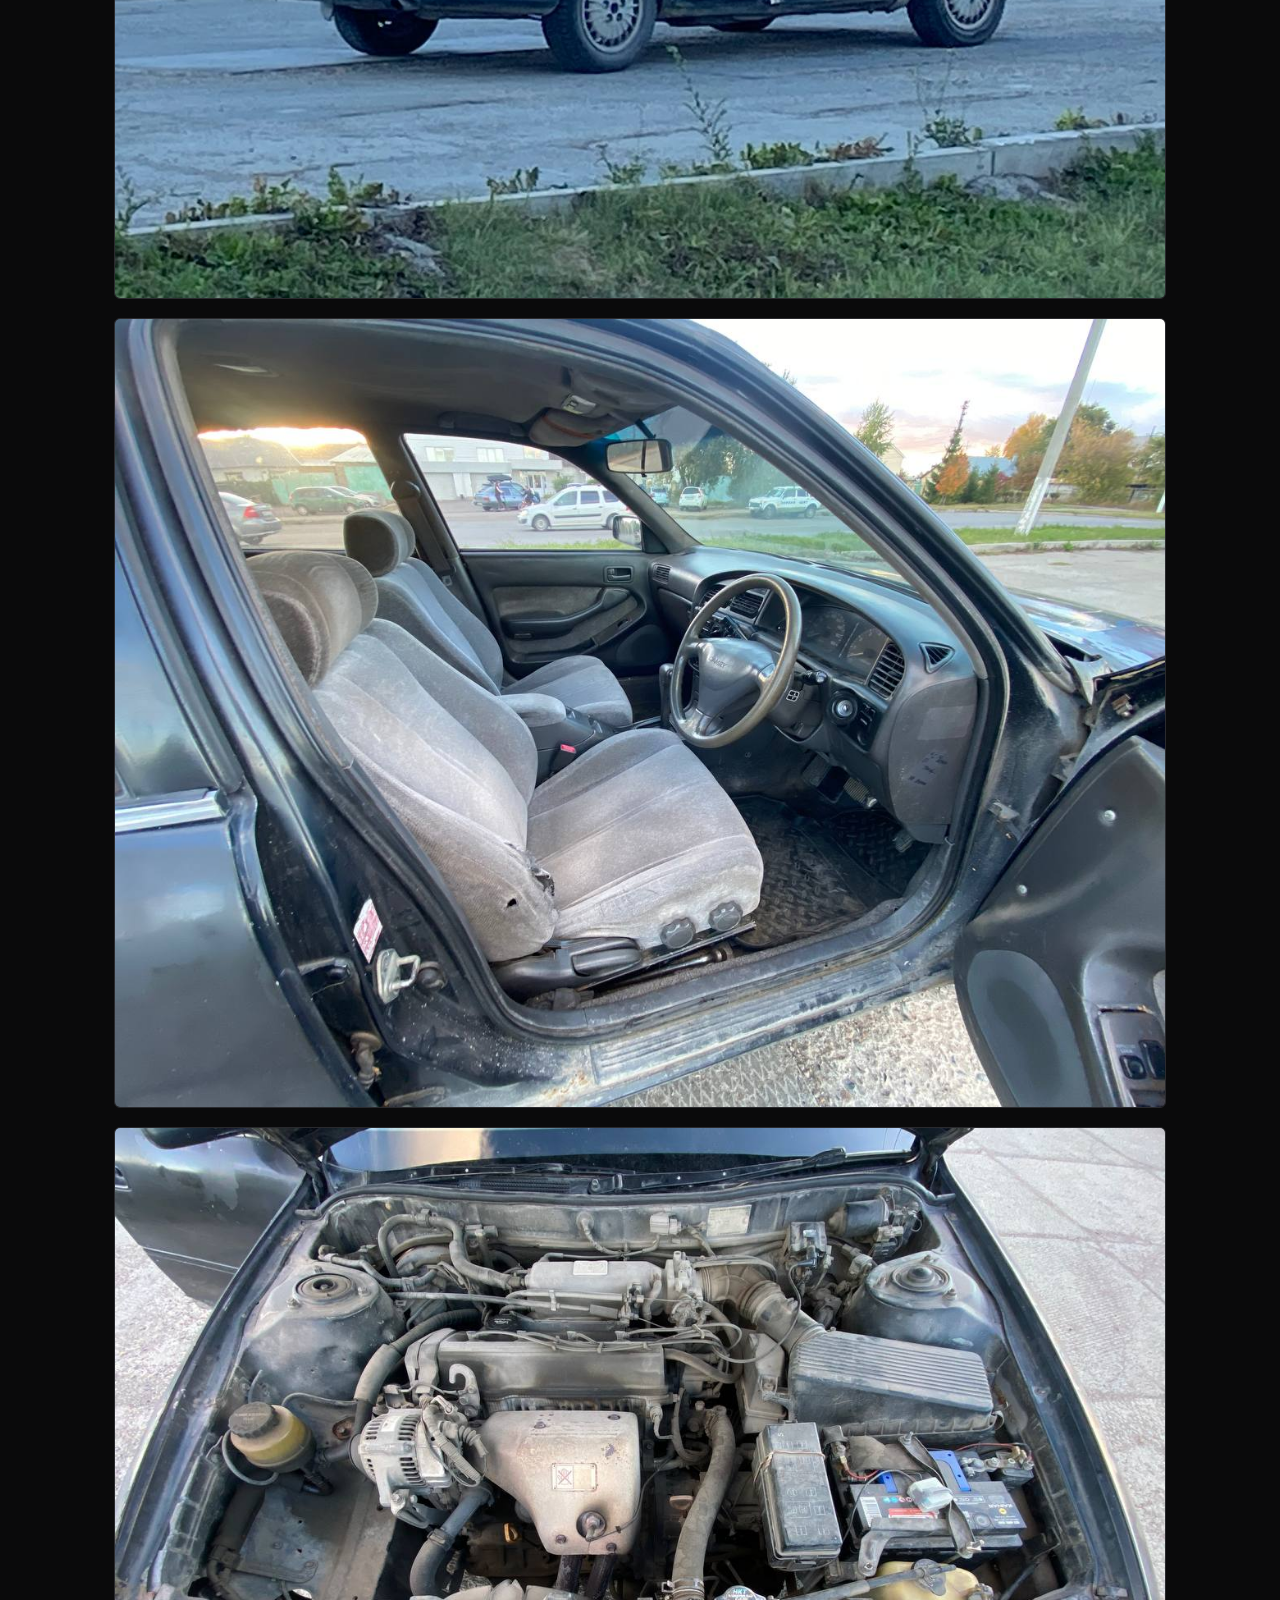
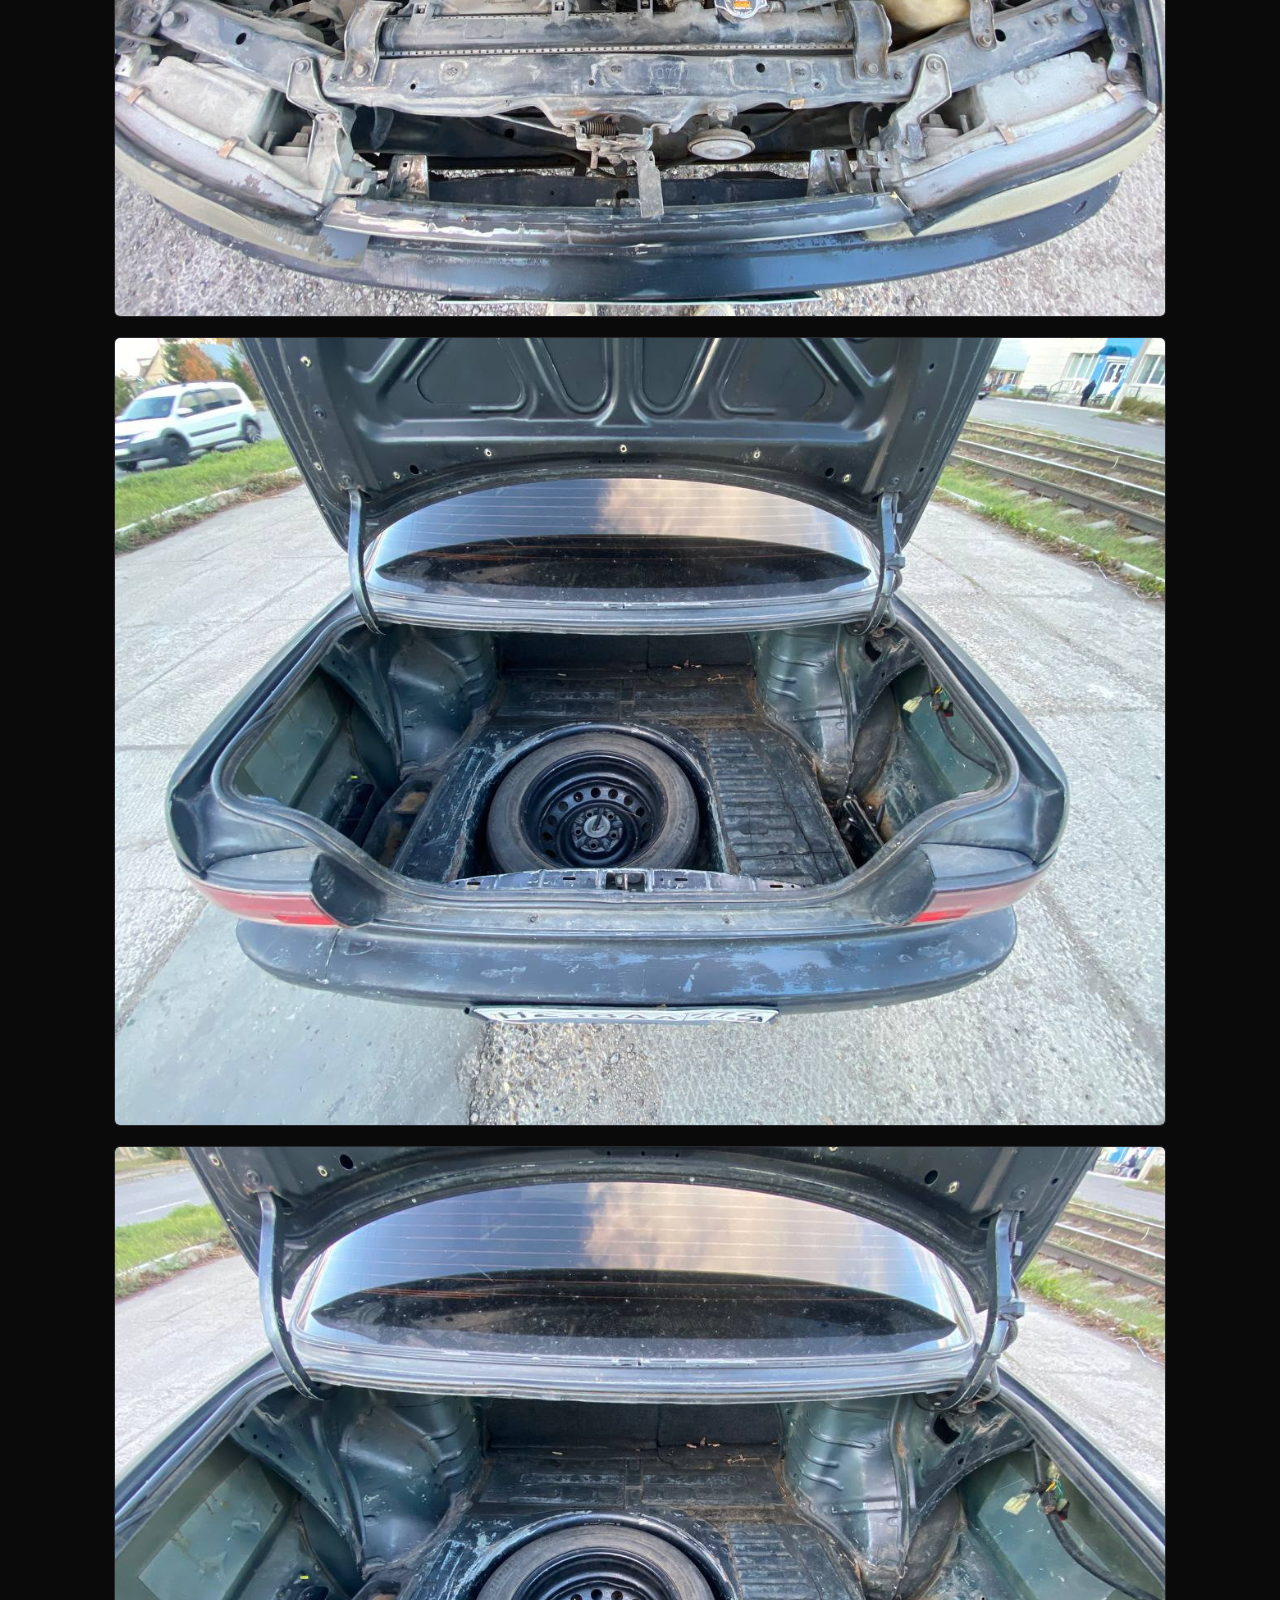
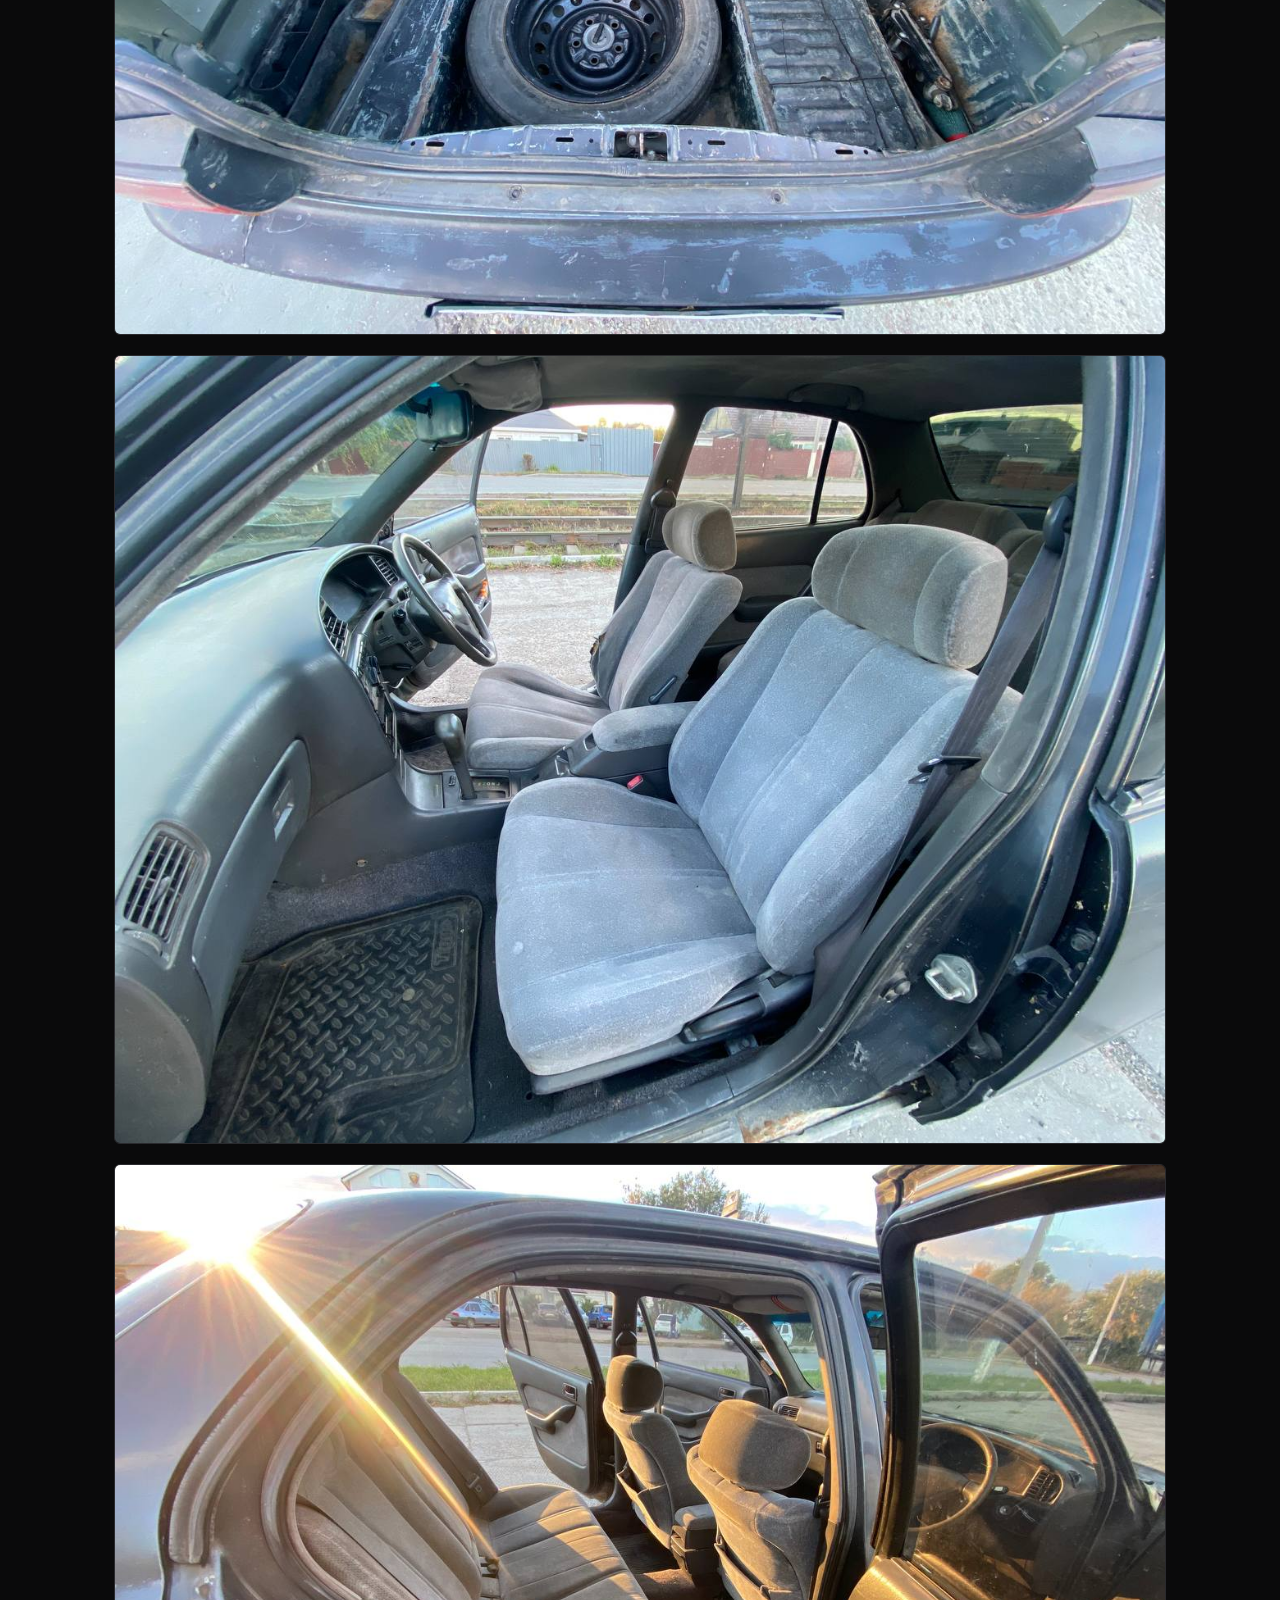
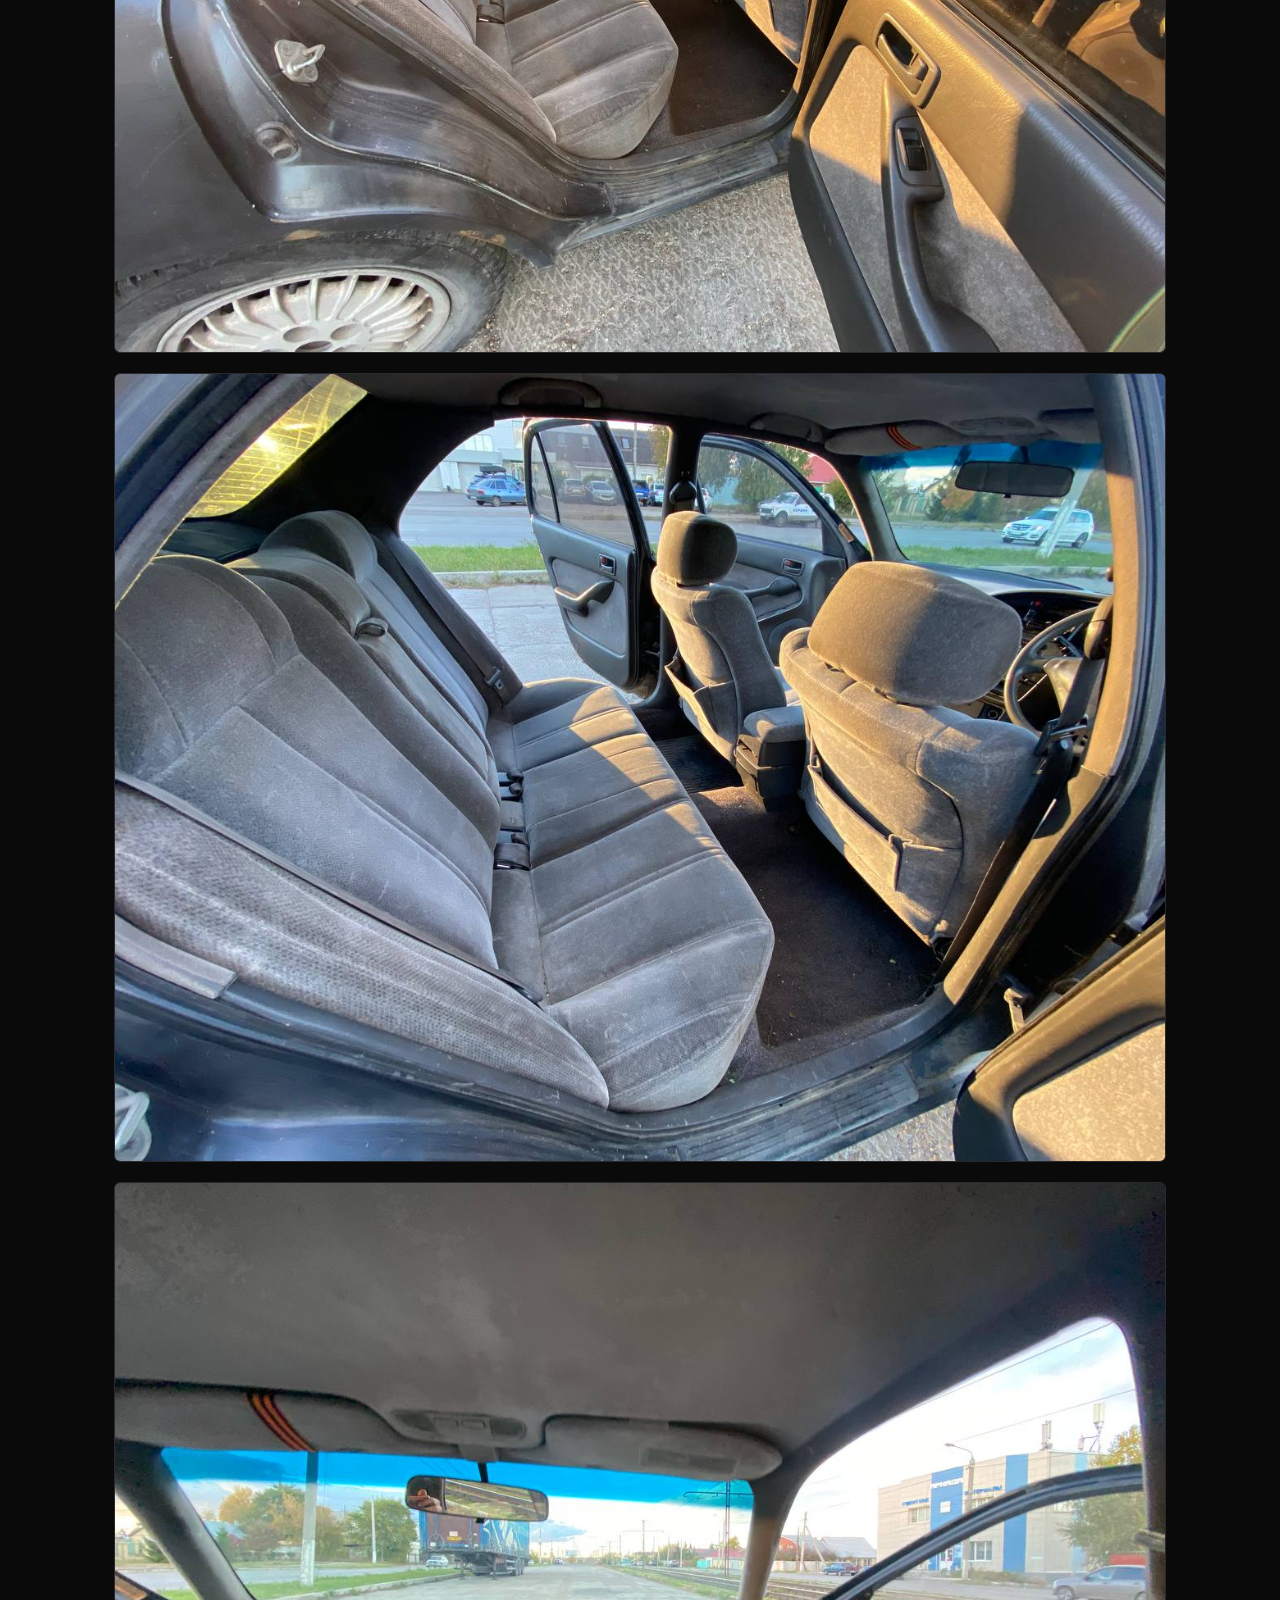
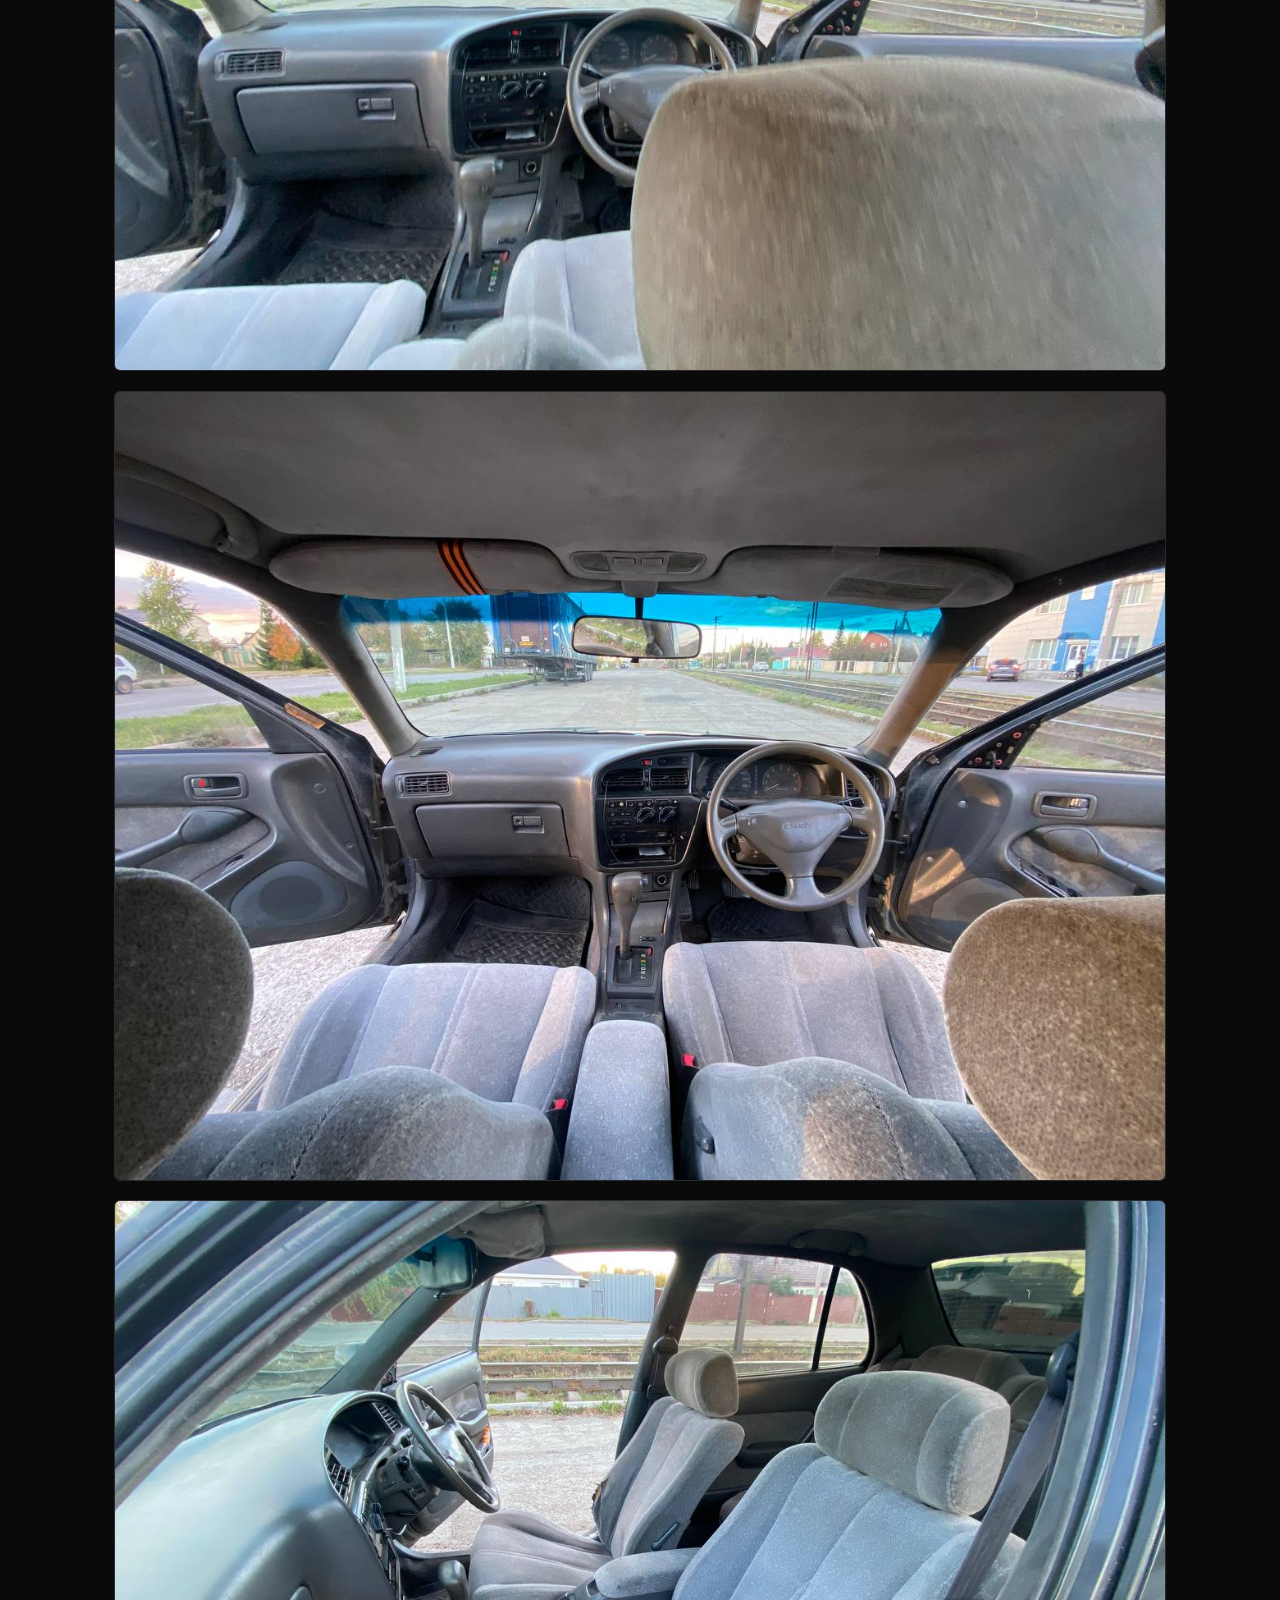
<file: cars/toyota-camry-1991.html>
<!DOCTYPE html>
<html lang="ru">
<head>
<meta charset="utf-8">
<meta name="viewport" content="width=device-width, initial-scale=1">
<title>Toyota Camry 1991 — Магнитогорск, 150 000 ₽</title>
<meta name="description" content="Toyota Camry 1991, 780 000 км, АКПП, 150 000 ₽. Частная продажа в Магнитогорске. Двигатель «миллионник», кузов без гнили и дыр, салон целый. Не автосалон.">
<meta property="og:title" content="Toyota Camry 1991 — 150 000 ₽, Магнитогорск">
<meta property="og:description" content="Частная продажа. 780 000 км, АКПП, электропакет. Кузов без гнили, салон целый.">
<meta property="og:image" content="https://edohod.ru/img/camry/camry-23.jpg">
<meta property="og:url" content="https://edohod.ru/cars/toyota-camry-1991.html">
<meta property="og:type" content="website">
<meta property="og:locale" content="ru_RU">
<link rel="stylesheet" href="/style.css">
<script type="application/ld+json">{"@context": "https://schema.org", "@type": "Car", "url": "https://edohod.ru/cars/toyota-camry-1991.html", "name": "Toyota Camry 1991", "vehicleModelDate": "1991", "mileageFromOdometer": {"@type": "QuantitativeValue", "value": 780000, "unitCode": "KMT"}, "offers": {"@type": "Offer", "price": 150000, "priceCurrency": "RUB", "availability": "InStock"}, "bodyType": "Седан", "fuelType": "Бензин", "vehicleTransmission": "Автомат", "color": "Чёрный", "itemCondition": "https://schema.org/UsedCondition", "numberOfPreviousOwners": 6, "image": ["https://edohod.ru/img/camry/camry-23.jpg"]}</script>
</head>
<body>
<header><div class="logo"</span>МАГНИТОГОРСК</div>
<nav><a href="/">Автомобили</a><a href="/contacts.html">Контакты</a></nav></header>
<div class="wrap">
<h1>Toyota Camry 1991</h1>
<p class="sub">Частная продажа · Магнитогорск</p>
<img src="/img/camry/camry-23.jpg" alt="Toyota Camry 1991 — фото 23" style="width:100%;border:1px solid var(--line);border-radius:6px;margin-bottom:12px"><img src="/img/camry/camry-22.jpg" alt="Toyota Camry 1991 — фото 22" style="width:100%;border:1px solid var(--line);border-radius:6px;margin-bottom:12px"><img src="/img/camry/camry-21.jpg" alt="Toyota Camry 1991 — фото 21" style="width:100%;border:1px solid var(--line);border-radius:6px;margin-bottom:12px"><img src="/img/camry/camry-20.jpg" alt="Toyota Camry 1991 — фото 20" style="width:100%;border:1px solid var(--line);border-radius:6px;margin-bottom:12px"><img src="/img/camry/camry-19.jpg" alt="Toyota Camry 1991 — фото 19" style="width:100%;border:1px solid var(--line);border-radius:6px;margin-bottom:12px"><img src="/img/camry/camry-18.jpg" alt="Toyota Camry 1991 — фото 18" style="width:100%;border:1px solid var(--line);border-radius:6px;margin-bottom:12px"><img src="/img/camry/camry-17.jpg" alt="Toyota Camry 1991 — фото 17" style="width:100%;border:1px solid var(--line);border-radius:6px;margin-bottom:12px"><img src="/img/camry/camry-16.jpg" alt="Toyota Camry 1991 — фото 16" style="width:100%;border:1px solid var(--line);border-radius:6px;margin-bottom:12px"><img src="/img/camry/camry-15.jpg" alt="Toyota Camry 1991 — фото 15" style="width:100%;border:1px solid var(--line);border-radius:6px;margin-bottom:12px"><img src="/img/camry/camry-12.jpg" alt="Toyota Camry 1991 — фото 12" style="width:100%;border:1px solid var(--line);border-radius:6px;margin-bottom:12px"><img src="/img/camry/camry-11.jpg" alt="Toyota Camry 1991 — фото 11" style="width:100%;border:1px solid var(--line);border-radius:6px;margin-bottom:12px"><img src="/img/camry/camry-10.jpg" alt="Toyota Camry 1991 — фото 10" style="width:100%;border:1px solid var(--line);border-radius:6px;margin-bottom:12px"><img src="/img/camry/camry-14.jpg" alt="Toyota Camry 1991 — фото 14" style="width:100%;border:1px solid var(--line);border-radius:6px;margin-bottom:12px"><img src="/img/camry/camry-13.jpg" alt="Toyota Camry 1991 — фото 13" style="width:100%;border:1px solid var(--line);border-radius:6px;margin-bottom:12px"><img src="/img/camry/camry-9.jpg" alt="Toyota Camry 1991 — фото 9" style="width:100%;border:1px solid var(--line);border-radius:6px;margin-bottom:12px"><img src="/img/camry/camry-8.jpg" alt="Toyota Camry 1991 — фото 8" style="width:100%;border:1px solid var(--line);border-radius:6px;margin-bottom:12px"><img src="/img/camry/camry-7.jpg" alt="Toyota Camry 1991 — фото 7" style="width:100%;border:1px solid var(--line);border-radius:6px;margin-bottom:12px"><img src="/img/camry/camry-6.jpg" alt="Toyota Camry 1991 — фото 6" style="width:100%;border:1px solid var(--line);border-radius:6px;margin-bottom:12px"><img src="/img/camry/camry-5.jpg" alt="Toyota Camry 1991 — фото 5" style="width:100%;border:1px solid var(--line);border-radius:6px;margin-bottom:12px"><img src="/img/camry/camry-4.jpg" alt="Toyota Camry 1991 — фото 4" style="width:100%;border:1px solid var(--line);border-radius:6px;margin-bottom:12px"><img src="/img/camry/camry-3.jpg" alt="Toyota Camry 1991 — фото 3" style="width:100%;border:1px solid var(--line);border-radius:6px;margin-bottom:12px"><img src="/img/camry/camry-2.jpg" alt="Toyota Camry 1991 — фото 2" style="width:100%;border:1px solid var(--line);border-radius:6px;margin-bottom:12px"><img src="/img/camry/camry-1.jpg" alt="Toyota Camry 1991 — фото 1" style="width:100%;border:1px solid var(--line);border-radius:6px;margin-bottom:12px">
<table>
<tr><td>Госномер</td><td>Н218АА774</td></tr>
<tr><td>VIN</td><td>отсутствует по документам</td></tr>
<tr><td>Кузов</td><td>SV320049803</td></tr>
<tr><td>Пробег</td><td>780 000 км</td></tr>
<tr><td>Цвет</td><td>чёрный</td></tr>
<tr><td>Тип</td><td>легковой седан</td></tr>
<tr><td>Категория</td><td>B/M1</td></tr>
<tr><td>Масса</td><td>1500 кг снаряжённая / 2000 кг максимальная</td></tr>
<tr><td>Коробка</td><td>АКПП — полностью рабочая</td></tr>
<tr><td>Комплектация</td><td>электропакет</td></tr>
<tr><td>Цена</td><td><b>150 000 ₽</b></td></tr>
</table>
<h2>Состояние</h2>
<p>Двигатель в рабочем состоянии, все расходники заменены. Износ умеренный — двигатель «миллионник». АКПП полностью рабочая. Салон целый. Кузов без гнили и дыр.</p>
<h2>История</h2>
<p>Около 6 владельцев по ПТС. Был в незначительных ДТП. Обслуживалась регулярно.</p>
<h2>Причина продажи</h2>
<p>Есть другой автомобиль.</p>
<div class="note">Цена указана за автомобиль целиком. Если вы готовы купить только часть автомобиля (например, колёса отдельно), цена может быть разбита между двумя покупателями: например, один покупает колёса за 5% от цены, второй — автомобиль без колёс за 95%.</div>
<h2>Частые вопросы</h2>
<div class="faq">
<details><summary>Как машина ведёт себя на трассе?</summary><p>Держит прямую уверенно, как и положено Camry этого поколения. До 140–150 км/ч едет комфортно. Подвеска мягкая.</p></details>
<details><summary>Реальный расход топлива в городе?</summary><p>Ориентировочно 11–12 л на сотню зимой, 10–11 летом. На трассе — около 8 л при спокойной езде.</p></details>
<details><summary>Что ломается чаще всего?</summary><p>На этих моторах течи прокладок если из-за возраста дубеют резиновые уплотнения. Всё недорого и в доступности в Магнитогорске.</p></details>
<details><summary>Сколько стоит обслуживание в год?</summary><p>При самостоятельном обслуживании — 5–8 тыс. ₽ в год (масло, фильтры, колодки). В сервисе — в полтора-два раза больше.</p></details>
<details><summary>Можно ли ехать в дальнее путешествие сразу после покупки?</summary><p>Да, но разумно перед дальней дорогой проверить уровни всех жидкостей. Машина ездит регулярно и к дальним поездкам специальной подготовки не требует.</p></details>
</div>
<p style="margin-top:32px;color:var(--dim);font-size:14px">Вопросы по автомобилю — по телефону внизу страницы или на странице «Контакты».</p>
</div>

<footer>
  <div><svg width="14" height="14" viewBox="0 0 24 24" fill="none" stroke="#c9ccd1" stroke-width="2" style="vertical-align:-2px"><path d="M22 16.9v3a2 2 0 0 1-2.2 2 19.8 19.8 0 0 1-8.6-3 19.5 19.5 0 0 1-6-6 19.8 19.8 0 0 1-3-8.7A2 2 0 0 1 4.1 2h3a2 2 0 0 1 2 1.7c.1 1 .4 2 .7 2.8a2 2 0 0 1-.5 2.1L8.1 9.9a16 16 0 0 0 6 6l1.3-1.3a2 2 0 0 1 2.1-.4c.9.3 1.9.5 2.8.7a2 2 0 0 1 1.7 2z"/></svg> 8 963 0 966 966 · Магнитогорск</div>
  <div>Продаю личные автомобили, не автосалон</div>
</footer>

</body></html>
</file>
<file: style.css>
:root{--bg:#0a0a0b;--panel:#141416;--line:#2a2a2e;--chrome:#c9ccd1;--dim:#8a8d92;--txt:#e6e7e9}
*{box-sizing:border-box;margin:0;padding:0}
body{background:var(--bg);color:var(--txt);font-family:'Segoe UI',Arial,sans-serif;line-height:1.6}
a{color:var(--chrome);text-decoration:none}
a:hover{text-decoration:underline}
header{border-bottom:1px solid var(--line);padding:20px 24px;display:flex;justify-content:space-between;align-items:center}
.logo{font-weight:700;letter-spacing:2px;text-transform:uppercase;font-size:14px;color:var(--chrome)}
.logo span{color:var(--dim)}
nav a{margin-left:20px;font-size:14px;color:var(--dim)}
nav a:hover{color:var(--chrome)}
.wrap{max-width:1100px;margin:0 auto;padding:40px 24px}
h1{font-size:32px;letter-spacing:1px;margin-bottom:8px}
.sub{color:var(--dim);margin-bottom:36px}
.grid{display:grid;grid-template-columns:repeat(auto-fill,minmax(250px,1fr));gap:24px}
.card{background:var(--panel);border:1px solid var(--line);border-radius:8px;overflow:hidden;transition:border-color .2s}
.card:hover{border-color:var(--chrome)}
.card .ph{height:160px;background:linear-gradient(135deg,#1a1a1d,#0d0d0f);display:flex;align-items:center;justify-content:center;border-bottom:1px solid var(--line)}
.card .info{padding:16px}
.card h3{font-size:17px;margin-bottom:6px}
.card .meta{color:var(--dim);font-size:13px;margin-bottom:10px}
.price{font-size:19px;color:var(--chrome);font-weight:700}
.btn{display:inline-block;margin-top:12px;padding:8px 18px;border:1px solid var(--chrome);border-radius:4px;font-size:13px;letter-spacing:1px;text-transform:uppercase}
.btn:hover{background:var(--chrome);color:#000;text-decoration:none}
table{width:100%;border-collapse:collapse;margin:20px 0;font-size:14px}
td{padding:8px 12px;border-bottom:1px solid var(--line)}
td:first-child{color:var(--dim);width:40%}
h2{font-size:22px;margin:36px 0 12px;border-left:3px solid var(--chrome);padding-left:12px}
.faq details{background:var(--panel);border:1px solid var(--line);border-radius:6px;margin-bottom:10px;padding:12px 16px}
.faq summary{cursor:pointer;font-weight:600}
.faq p{margin-top:8px;color:var(--dim);font-size:14px}
.note{border:1px dashed var(--dim);border-radius:6px;padding:16px;margin:24px 0;font-size:14px;color:var(--dim)}
footer{border-top:1px solid var(--line);padding:24px;display:flex;justify-content:space-between;align-items:center;color:var(--dim);font-size:13px}
#adminBtn{background:none;border:none;color:#3a3a3e;cursor:pointer;font-size:11px}
#adminBtn:hover{color:var(--dim)}
.soon-ph,.sold-ph{height:340px;background:radial-gradient(ellipse at 50% 30%,#1c1c20,#0a0a0b);display:flex;flex-direction:column;align-items:center;justify-content:center;border:1px solid var(--line);border-radius:8px;gap:14px}
.soon-ph svg,.sold-ph svg{opacity:.7}
.soon-ph span,.sold-ph span{font-size:28px;letter-spacing:8px;text-transform:uppercase;color:var(--chrome)}
.watermark{position:fixed;inset:0;pointer-events:none;display:flex;align-items:center;justify-content:center;z-index:50}
.watermark div{transform:rotate(-25deg);font-size:64px;letter-spacing:10px;text-transform:uppercase;color:rgba(201,204,209,.12);border:4px solid rgba(201,204,209,.12);padding:10px 40px;white-space:nowrap}
.chat{background:var(--panel);border:1px solid var(--line);border-radius:8px;padding:16px;max-width:640px}
.chat .msg{margin-bottom:10px;font-size:14px}
.chat .msg .who{color:var(--dim);font-size:12px}
.chat textarea{width:100%;background:#0d0d0f;border:1px solid var(--line);color:var(--txt);border-radius:4px;padding:10px;font-family:inherit;resize:vertical;min-height:70px}
.chat button{margin-top:10px}
.admin-panel{background:var(--panel);border:1px solid var(--line);border-radius:8px;padding:24px;max-width:560px}
.admin-panel label{display:block;margin:14px 0 4px;font-size:13px;color:var(--dim)}
.admin-panel input,.admin-panel select{width:100%;background:#0d0d0f;border:1px solid var(--line);color:var(--txt);border-radius:4px;padding:8px}
.admin-panel button{margin-top:20px}
.badge{display:inline-block;padding:2px 10px;border-radius:12px;font-size:12px;border:1px solid var(--line)}
.badge.sale{color:#9fd0a0}.badge.res{color:#d0c89f}.badge.sold{color:#d09f9f}
</file>
